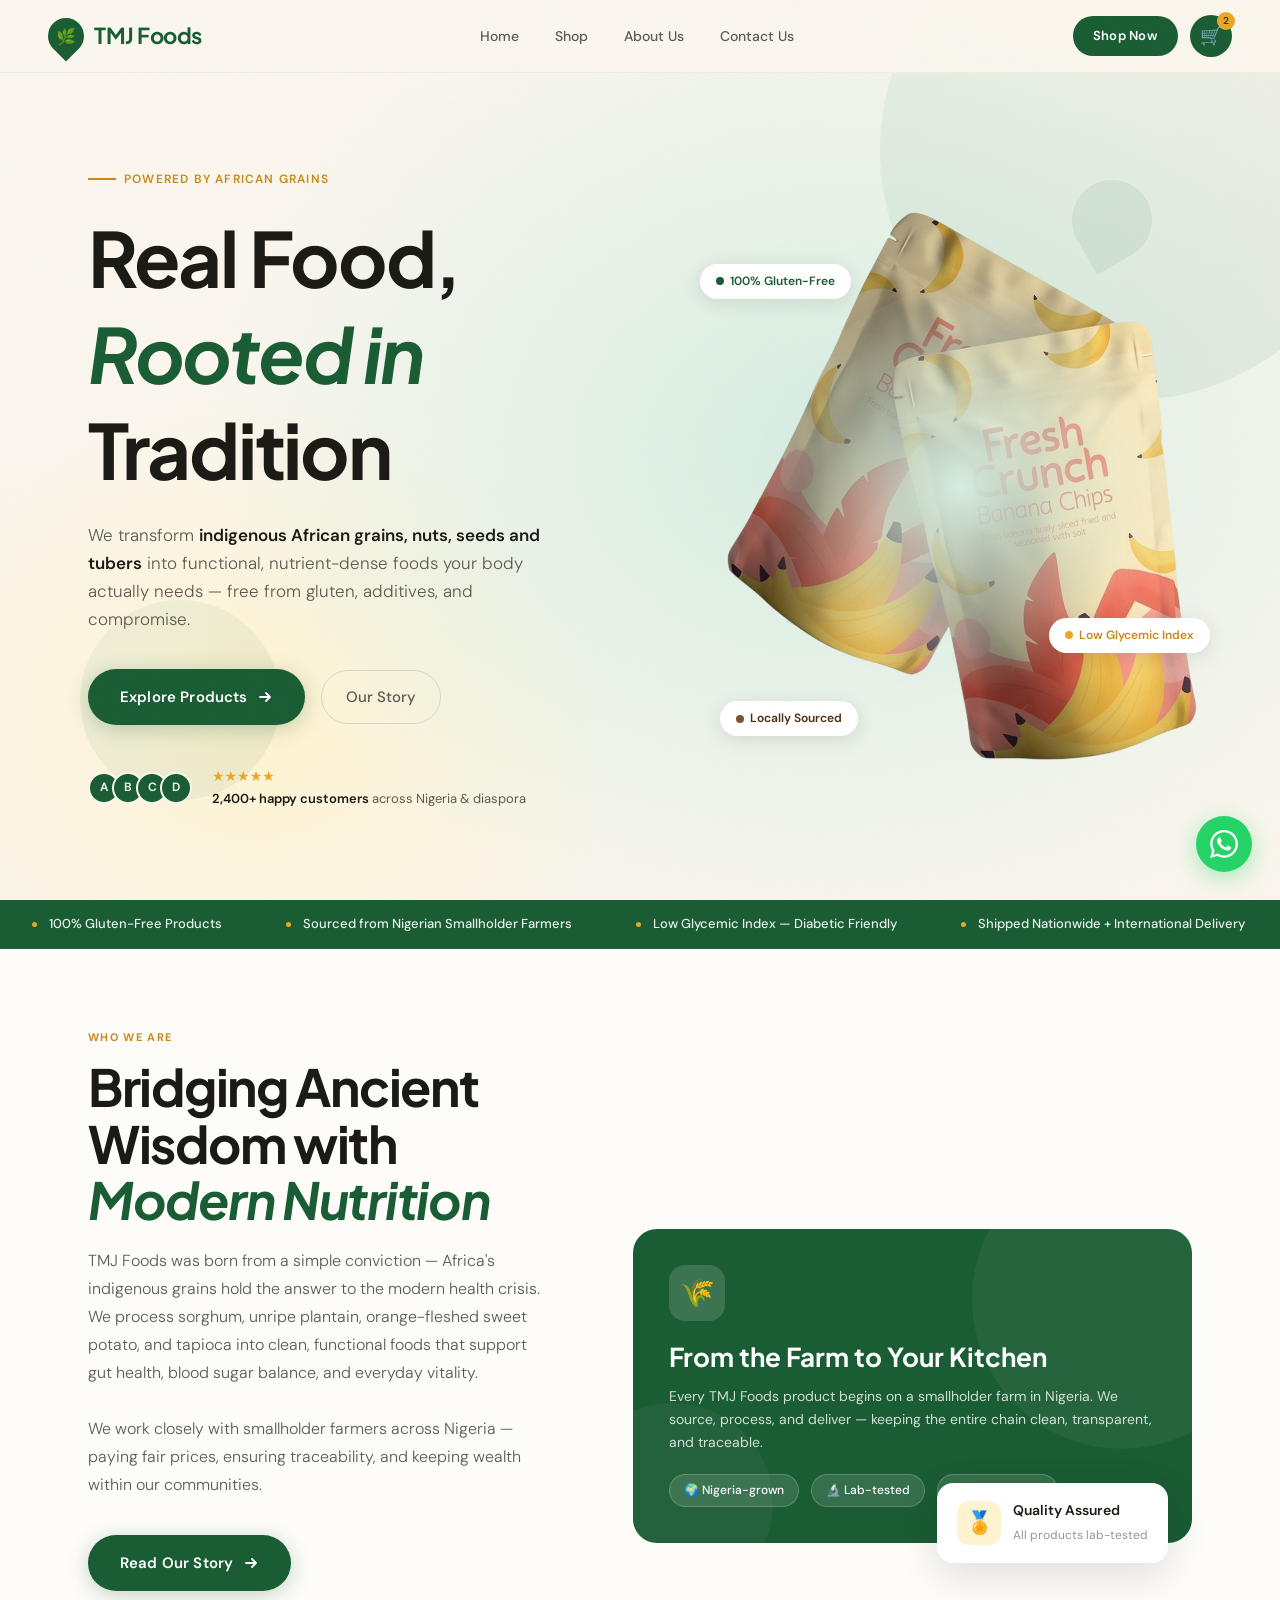
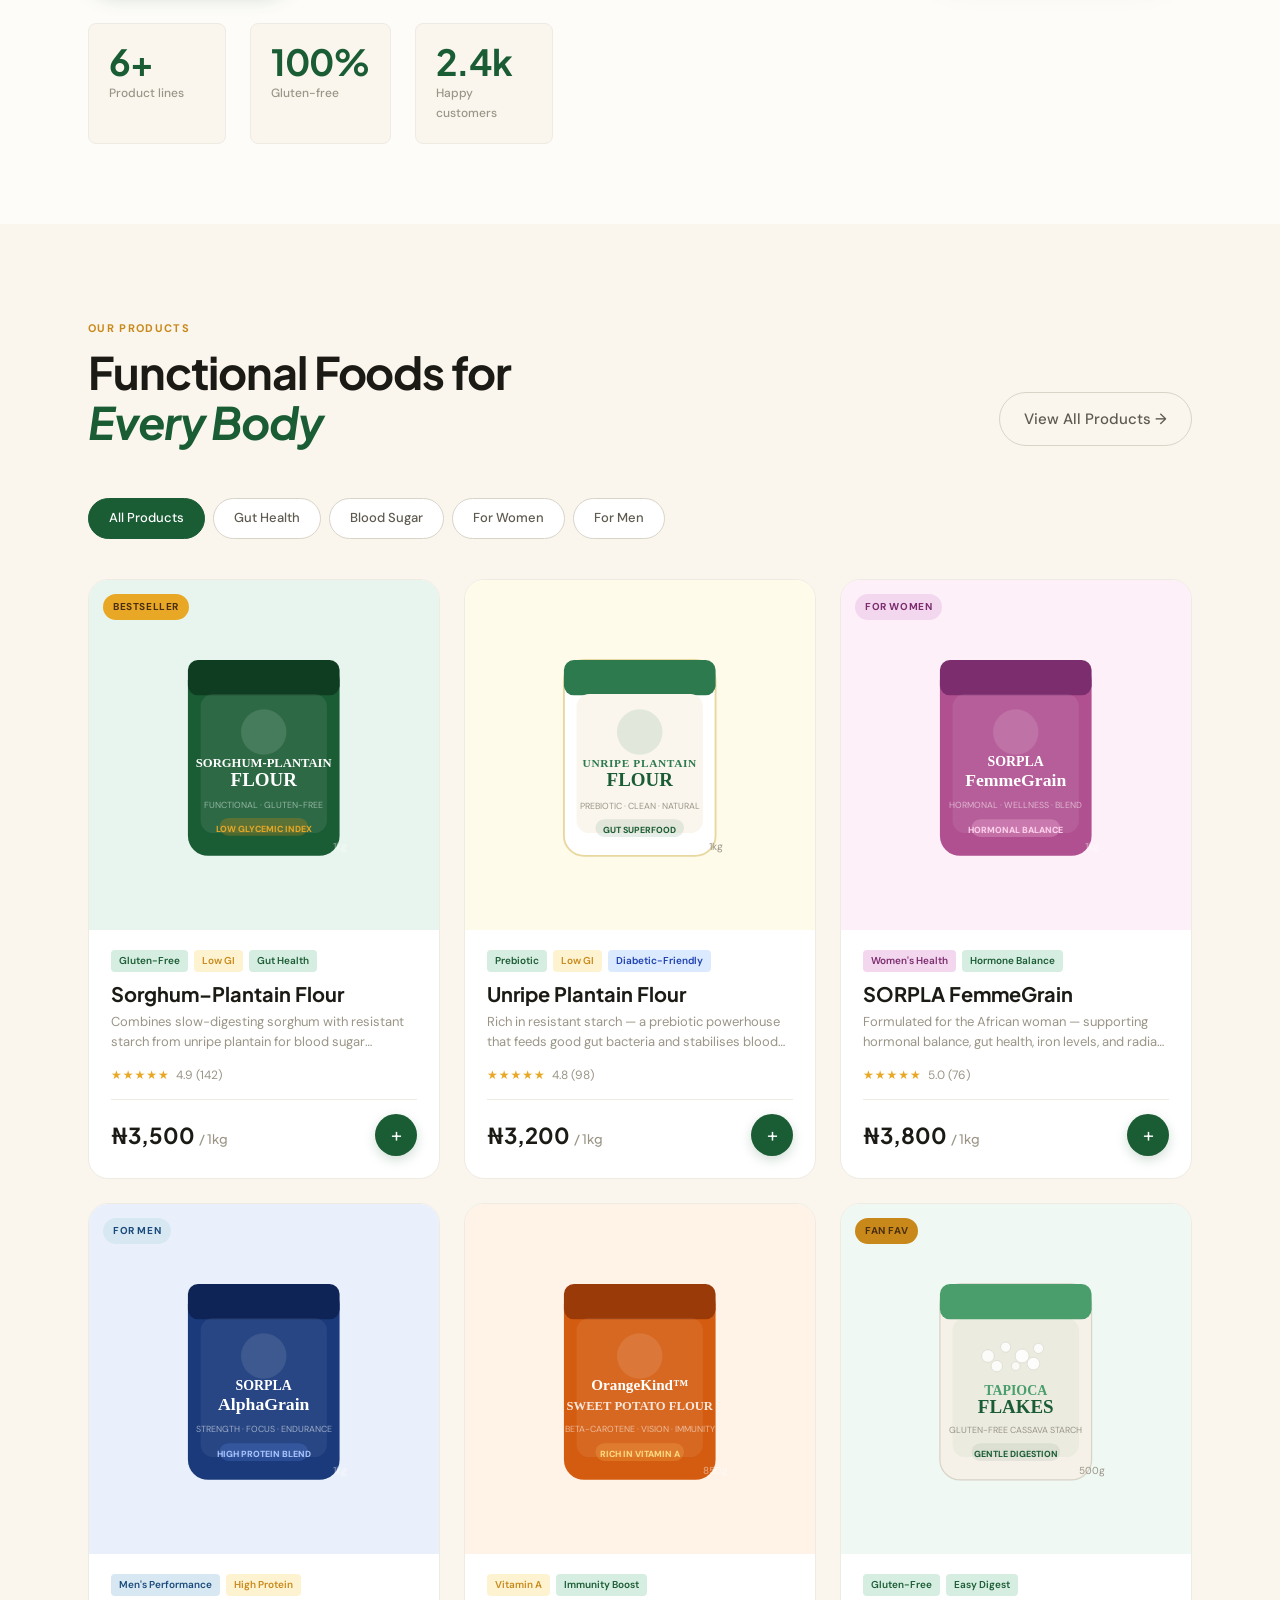
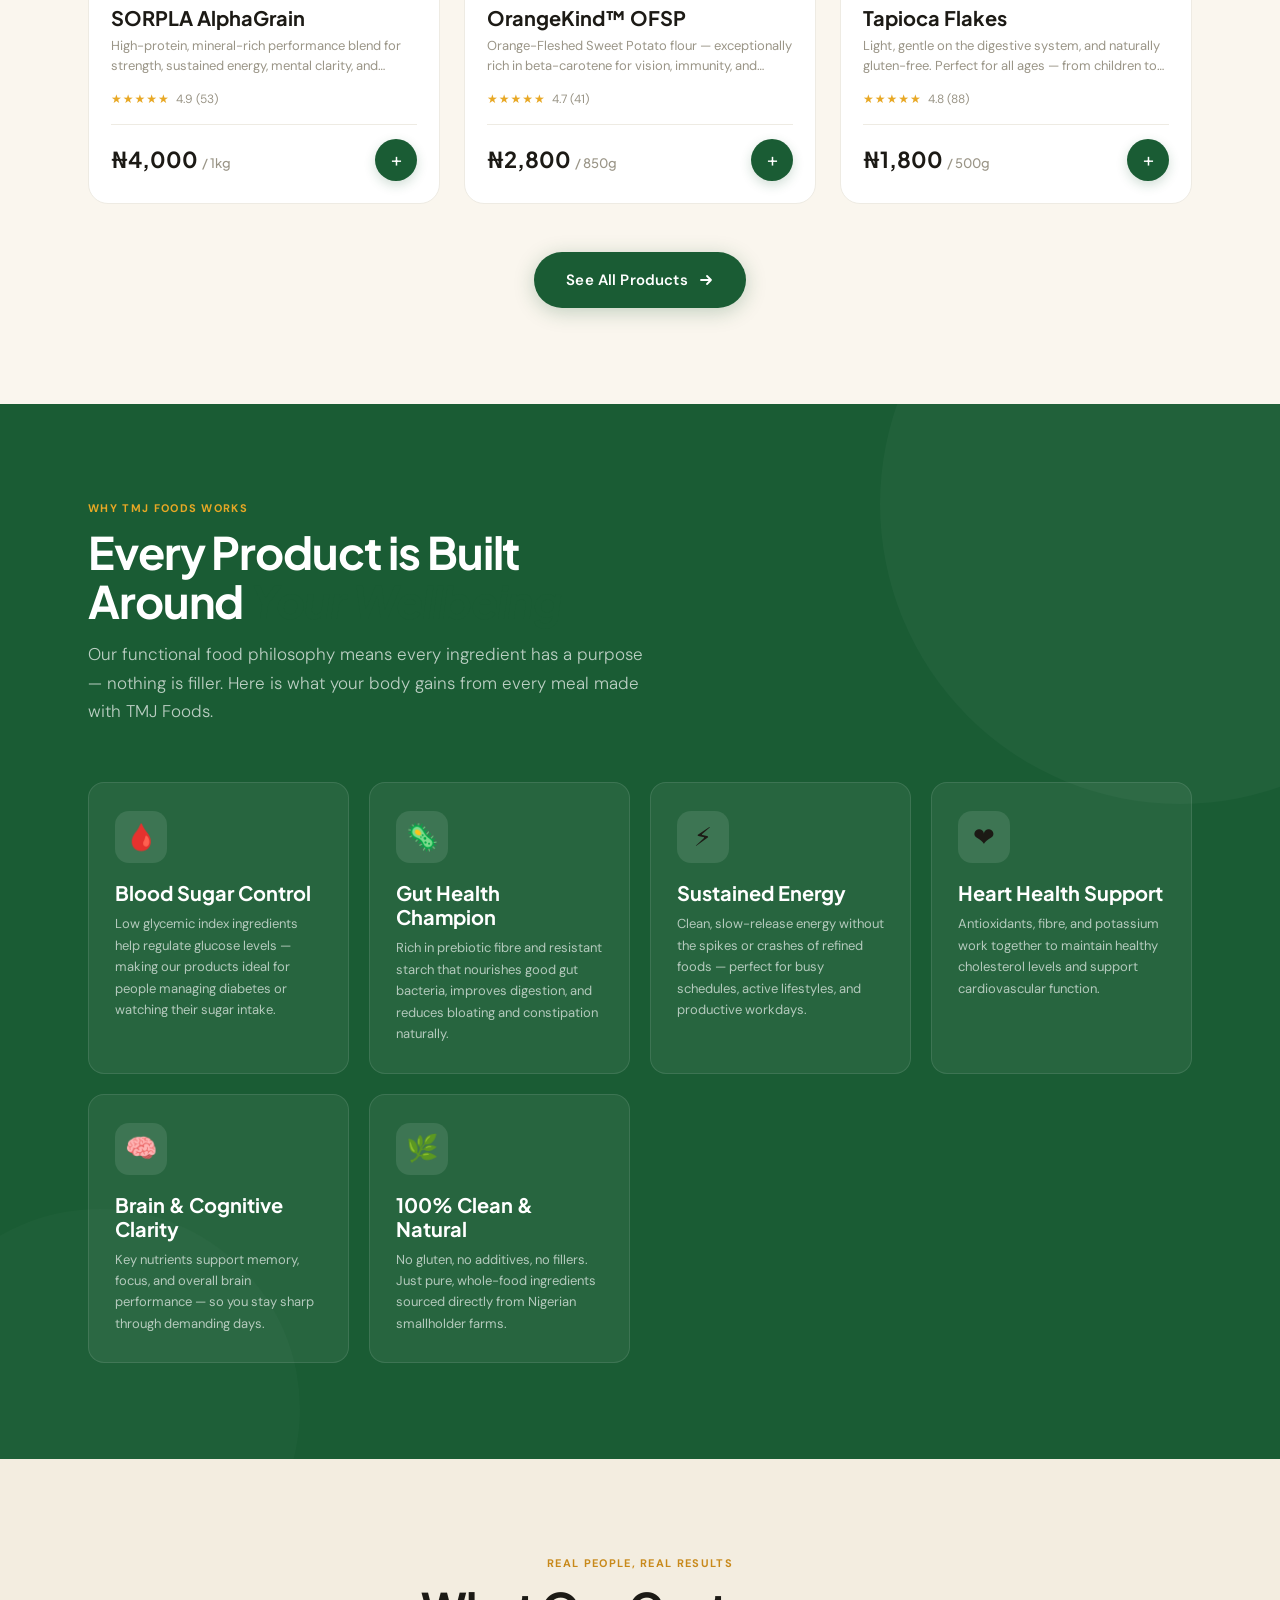
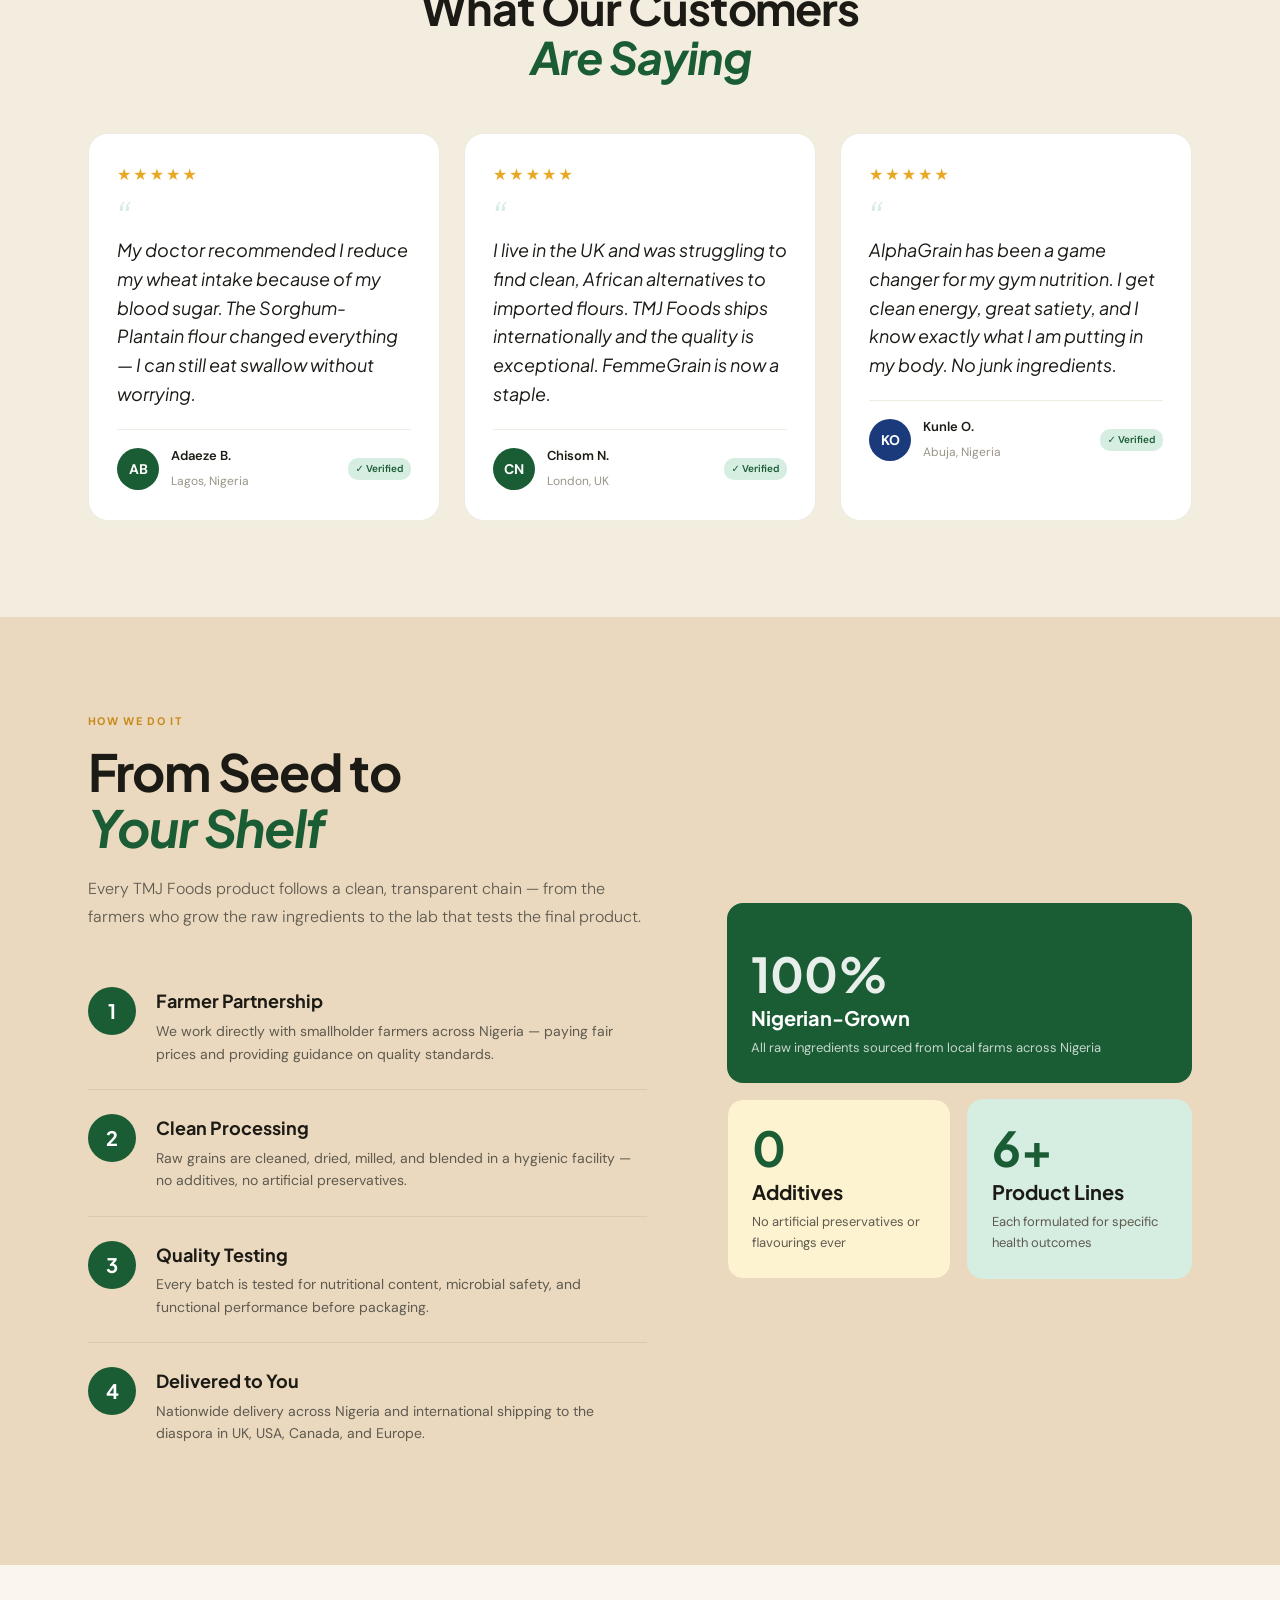
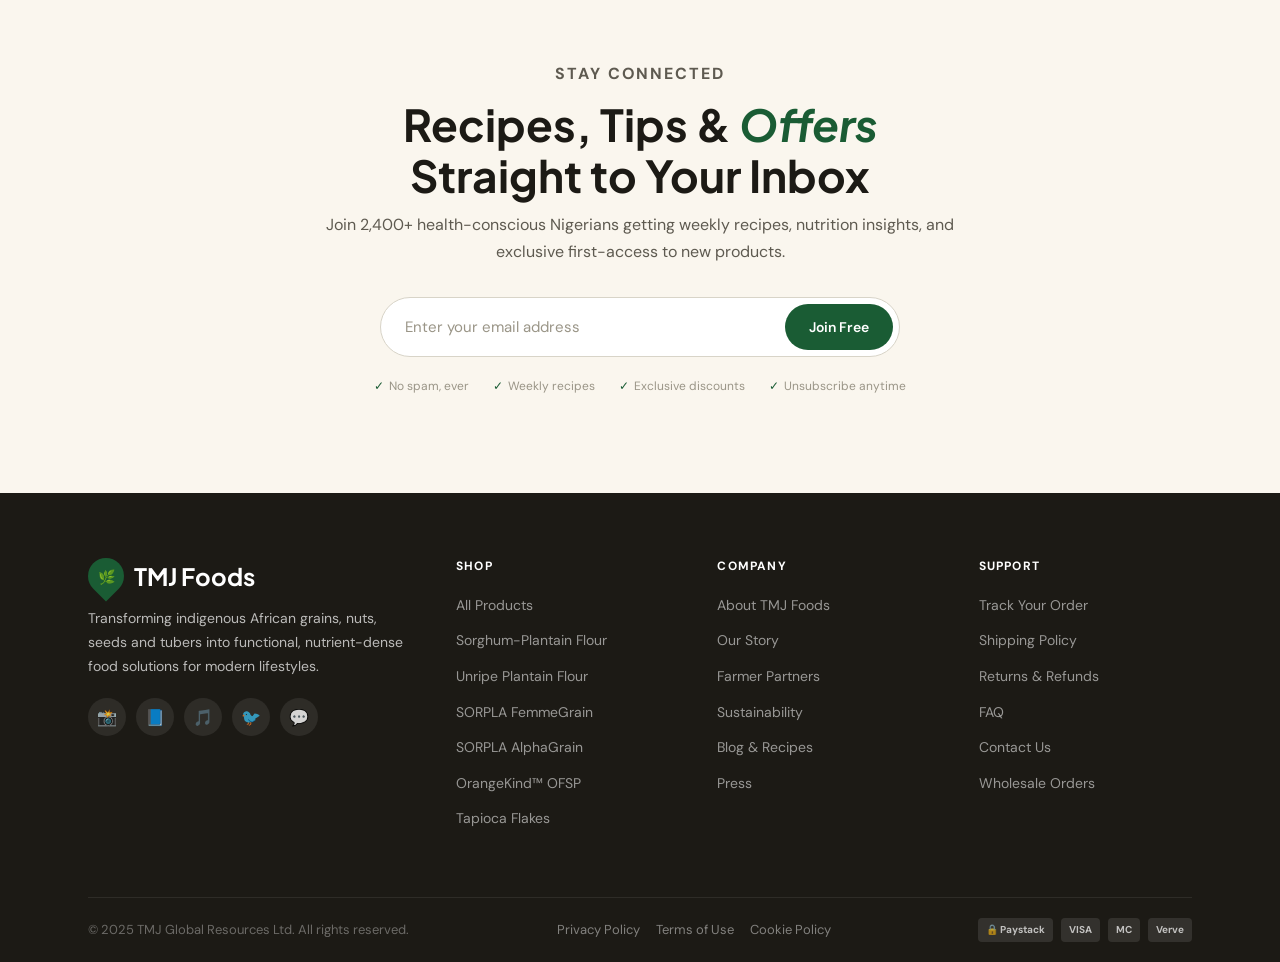
<file: tmj-foods-homepage.html>
<!DOCTYPE html>
<html lang="en">
<head>
<meta charset="UTF-8"/>
<meta name="viewport" content="width=device-width, initial-scale=1.0"/>
<title>TMJ Foods — Powered by Local Grains</title>
<meta name="description" content="TMJ Foods transforms indigenous African grains, nuts, seeds and tubers into functional, nutrient-dense food solutions. Shop Sorghum-Plantain Flour, Unripe Plantain Flour, SORPLA FemmeGrain and more."/>
<link rel="preconnect" href="https://fonts.googleapis.com"/>
<link rel="preconnect" href="https://fonts.gstatic.com" crossorigin/>
<link href="https://fonts.googleapis.com/css2?family=Plus+Jakarta+Sans:wght@400;500;600;700;800&family=DM+Sans:wght@300;400;500;600&display=swap" rel="stylesheet"/>
<style>
/* =============================================
   RESET & ROOT TOKENS
   ============================================= */
*,*::before,*::after{box-sizing:border-box;margin:0;padding:0}
html{scroll-behavior:smooth;font-size:16px}
img{display:block;max-width:100%}
a{text-decoration:none;color:inherit}
button{cursor:pointer;border:none;background:none;font:inherit}
ul{list-style:none}

:root{
  /* Brand Palette */
  --forest:   #1A5C34;
  --leaf:     #2D7A4F;
  --moss:     #4A9E6B;
  --mint:     #D6EDE1;
  --cream:    #FAF6EE;
  --warm-off: #F3EDE0;
  --gold:     #C8891A;
  --amber:    #E8A825;
  --amber-lt: #FEF3D0;
  --bark:     #4A2E12;
  --earth:    #7A5230;
  --sand:     #EAD9BE;

  /* Neutrals */
  --white:    #FFFFFF;
  --near-wht: #FDFCF9;
  --gray-50:  #F7F5F0;
  --gray-100: #EEEBE3;
  --gray-200: #D8D4C8;
  --gray-400: #9A9587;
  --gray-600: #5E5A50;
  --gray-900: #1C1A15;

  /* Typography */
  --font-heading:   'Plus Jakarta Sans', system-ui, sans-serif;
  --font-display: 'Playfair Display', Georgia, serif;
  --font-body:    'DM Sans', system-ui, sans-serif;

  /* Layout */
  --max-w: 1200px;
  --gutter: clamp(16px, 4vw, 48px);
  --radius: 16px;
  --radius-sm: 8px;

  /* Shadows */
  --shadow-sm: 0 2px 8px rgba(26,92,52,0.08);
  --shadow-md: 0 8px 32px rgba(26,92,52,0.12);
  --shadow-lg: 0 20px 60px rgba(26,92,52,0.16);
}

body{
  font-family: var(--font-body);
  background: var(--cream);
  color: var(--gray-900);
  line-height: 1.6;
  overflow-x: hidden;
}

/* Noise texture overlay */
body::before{
  content:'';
  position:fixed;
  inset:0;
  background-image: url("data:image/svg+xml,%3Csvg viewBox='0 0 256 256' xmlns='http://www.w3.org/2000/svg'%3E%3Cfilter id='noise'%3E%3CfeTurbulence type='fractalNoise' baseFrequency='0.9' numOctaves='4' stitchTiles='stitch'/%3E%3C/filter%3E%3Crect width='100%25' height='100%25' filter='url(%23noise)' opacity='0.035'/%3E%3C/svg%3E");
  pointer-events:none;
  z-index:9999;
  opacity:.4;
}

/* =============================================
   KEYFRAME ANIMATIONS
   ============================================= */
@keyframes fadeUp{
  from{opacity:0;transform:translateY(28px)}
  to{opacity:1;transform:translateY(0)}
}
@keyframes fadeIn{
  from{opacity:0}to{opacity:1}
}
@keyframes float{
  0%,100%{transform:translateY(0)}
  50%{transform:translateY(-10px)}
}
@keyframes shimmer{
  0%{background-position:200% center}
  100%{background-position:-200% center}
}
@keyframes spin{
  from{transform:rotate(0deg)}
  to{transform:rotate(360deg)}
}
@keyframes marquee{
  from{transform:translateX(0)}
  to{transform:translateX(-50%)}
}
@keyframes leafDrop{
  0%{transform:translateY(-20px) rotate(-15deg);opacity:0}
  100%{transform:translateY(0) rotate(0deg);opacity:1}
}
@keyframes pulse{
  0%,100%{opacity:.6;transform:scale(1)}
  50%{opacity:1;transform:scale(1.05)}
}

/* =============================================
   UTILITY
   ============================================= */
.container{width:100%;max-width:var(--max-w);margin-inline:auto;padding-inline:var(--gutter)}
.sr-only{position:absolute;width:1px;height:1px;overflow:hidden;clip:rect(0,0,0,0)}

.animate-up{animation:fadeUp .7s ease both}
.d1{animation-delay:.1s}
.d2{animation-delay:.2s}
.d3{animation-delay:.3s}
.d4{animation-delay:.4s}
.d5{animation-delay:.5s}
.d6{animation-delay:.6s}

/* =============================================
   NAV
   ============================================= */
.nav{
  position:fixed;top:0;left:0;right:0;z-index:100;
  padding:0 var(--gutter);
  background:rgba(250,246,238,0.96);
  backdrop-filter:blur(12px);
  box-shadow:0 1px 0 var(--gray-100);
  transition:padding .3s;
}
.nav.scrolled{
  padding-top:0;
}
.nav-inner{
  display:flex;align-items:center;justify-content:space-between;
  max-width:var(--max-w);margin-inline:auto;
  height:72px;
}
.nav-logo{
  display:flex;align-items:center;gap:10px;
  font-family:var(--font-heading);
  font-size:22px;font-weight:700;
  color:var(--forest);
  letter-spacing:-.02em;
}
.nav-logo .leaf-mark{
  width:36px;height:36px;
  background:var(--forest);
  border-radius:50% 50% 50% 0;
  transform:rotate(-45deg);
  display:flex;align-items:center;justify-content:center;
  flex-shrink:0;
}
.nav-logo .leaf-mark span{
  transform:rotate(45deg);
  font-size:16px;
  color:#fff;
}
.nav-links{
  display:flex;align-items:center;gap:36px;
}
.nav-links a{
  font-size:14px;font-weight:500;
  color:var(--gray-600);
  transition:color .2s;
  position:relative;
}
.nav-links a::after{
  content:'';
  position:absolute;bottom:-4px;left:0;right:100%;
  height:1.5px;background:var(--forest);
  transition:right .25s ease;
}
.nav-links a:hover{color:var(--forest)}
.nav-links a:hover::after{right:0}
.nav-actions{display:flex;align-items:center;gap:12px}
.nav-cart{
  position:relative;
  width:42px;height:42px;
  border-radius:50%;
  background:var(--forest);
  display:flex;align-items:center;justify-content:center;
  color:#fff;font-size:18px;
  transition:transform .2s, box-shadow .2s;
}
.nav-cart:hover{transform:scale(1.07);box-shadow:var(--shadow-sm)}
.nav-cart-badge{
  position:absolute;top:-3px;right:-3px;
  width:18px;height:18px;
  background:var(--amber);
  border-radius:50%;
  font-size:10px;font-weight:600;
  color:var(--bark);
  display:flex;align-items:center;justify-content:center;
}
.nav-shop-btn{
  padding:10px 20px;
  background:var(--forest);
  color:#fff;
  border-radius:40px;
  font-size:13px;font-weight:600;
  letter-spacing:.02em;
  transition:background .2s, transform .15s, box-shadow .2s;
}
.nav-shop-btn:hover{background:var(--leaf);transform:translateY(-1px);box-shadow:var(--shadow-sm)}
.hamburger{display:none;flex-direction:column;gap:5px;padding:8px;cursor:pointer}
.hamburger span{display:block;width:22px;height:2px;background:var(--gray-900);border-radius:2px;transition:.3s}

/* Mobile Nav */
.mobile-nav{
  display:none;
  position:fixed;inset:0;z-index:99;
  background:var(--cream);
  padding:100px 32px 40px;
  flex-direction:column;gap:8px;
  transform:translateX(-100%);
  transition:transform .35s cubic-bezier(.4,0,.2,1);
}
.mobile-nav.open{transform:translateX(0)}
.mobile-nav a{
  font-family:var(--font-heading);
  font-size:32px;font-weight:600;
  color:var(--gray-900);
  padding:10px 0;
  border-bottom:1px solid var(--gray-100);
  display:block;
}

/* =============================================
   HERO
   ============================================= */
.hero{
  position:relative;
  min-height:100vh;
  display:grid;
  grid-template-columns:1fr 1fr;
  align-items:center;
  overflow:hidden;
  padding-top:72px;
}
.hero-bg{
  position:absolute;inset:0;
  background: radial-gradient(ellipse 70% 80% at 65% 50%, var(--mint) 0%, transparent 70%),
              radial-gradient(ellipse 50% 60% at 20% 80%, var(--amber-lt) 0%, transparent 60%),
              var(--cream);
}

/* Decorative grain circles */
.hero-orb{
  position:absolute;border-radius:50%;
  background:radial-gradient(circle at 30% 30%, var(--moss), var(--forest));
  opacity:.07;
  animation:float 8s ease-in-out infinite;
}
.hero-orb-1{width:500px;height:500px;top:-100px;right:-100px;animation-delay:0s}
.hero-orb-2{width:200px;height:200px;bottom:100px;left:80px;animation-delay:3s}

/* Floating leaf badges */
.hero-leaf{
  position:absolute;
  background:var(--forest);
  border-radius:50% 50% 50% 0;
  opacity:.08;
  animation:float 6s ease-in-out infinite;
}
.hero-leaf-1{width:80px;height:80px;top:20%;right:10%;transform:rotate(-30deg);animation-delay:1s}
.hero-leaf-2{width:40px;height:40px;bottom:30%;right:35%;transform:rotate(20deg);animation-delay:4s}

.hero-left{
  position:relative;z-index:2;
  padding:80px var(--gutter) 80px calc(var(--gutter) + max(0px, (100vw - var(--max-w))/2));
}
.hero-eyebrow{
  display:inline-flex;align-items:center;gap:8px;
  font-size:12px;font-weight:600;
  letter-spacing:.1em;text-transform:uppercase;
  color:var(--gold);
  margin-bottom:20px;
  animation:fadeUp .6s ease both;
}
.hero-eyebrow::before{
  content:'';
  width:28px;height:1.5px;
  background:var(--gold);
}
.hero-h1{
  font-family:var(--font-heading);
  font-size:clamp(44px,6vw,76px);
  font-weight:700;
  line-height:normal;
  letter-spacing:-.03em;
  color:var(--gray-900);
  margin-bottom:24px;
  animation:fadeUp .7s ease .1s both;
}
.hero-h1 em{
  font-style:italic;
  color:var(--forest);
}
.hero-h1 .strike{
  position:relative;display:inline-block;
}
.hero-sub{
  font-size:17px;font-weight:300;
  color:var(--gray-600);
  line-height:1.65;
  max-width:460px;
  margin-bottom:36px;
  animation:fadeUp .7s ease .2s both;
}
.hero-sub strong{font-weight:600;color:var(--gray-900)}

.hero-cta{
  display:flex;align-items:center;gap:16px;flex-wrap:wrap;
  animation:fadeUp .7s ease .3s both;
}
.btn-primary{
  display:inline-flex;align-items:center;gap:10px;
  padding:16px 32px;
  background:var(--forest);
  color:#fff;
  border-radius:50px;
  font-size:15px;font-weight:600;
  letter-spacing:.01em;
  transition:transform .2s, box-shadow .2s, background .2s;
  box-shadow:0 4px 20px rgba(26,92,52,.25);
}
.btn-primary:hover{
  transform:translateY(-2px);
  box-shadow:0 8px 32px rgba(26,92,52,.35);
  background:var(--leaf);
}
.btn-primary svg{transition:transform .2s}
.btn-primary:hover svg{transform:translateX(4px)}
.btn-ghost{
  display:inline-flex;align-items:center;gap:8px;
  padding:14px 24px;
  color:var(--gray-600);
  font-size:15px;font-weight:500;
  border:1.5px solid var(--gray-200);
  border-radius:50px;
  transition:border-color .2s, color .2s, transform .2s;
}
.btn-ghost:hover{
  border-color:var(--forest);
  color:var(--forest);
  transform:translateY(-1px);
}

.hero-trust{
  display:flex;align-items:center;gap:20px;
  margin-top:40px;
  animation:fadeUp .7s ease .4s both;
}
.hero-trust-avatars{
  display:flex;
}
.hero-trust-avatars span{
  width:32px;height:32px;
  border-radius:50%;
  border:2px solid var(--cream);
  background:var(--forest);
  display:flex;align-items:center;justify-content:center;
  font-size:12px;font-weight:600;color:#fff;
  margin-left:-8px;
}
.hero-trust-avatars span:first-child{margin-left:0}
.hero-trust-text{
  font-size:13px;
  color:var(--gray-600);
}
.hero-trust-text strong{color:var(--gray-900);font-weight:600}
.hero-stars{color:var(--amber);font-size:14px;margin-bottom:2px}

/* Hero Right — Product Visual */
.hero-right{
  position:relative;z-index:2;
  padding:80px var(--gutter);
  display:flex;align-items:center;justify-content:center;
}
.hero-product-stage{
  position:relative;
  width:480px;max-width:100%;
  animation:fadeIn .9s ease .2s both;
}
.hero-product-blob{
  position:absolute;
  width:420px;height:420px;
  background:radial-gradient(circle, var(--mint) 0%, transparent 70%);
  top:50%;left:50%;
  transform:translate(-50%,-50%);
  border-radius:63% 37% 54% 46% / 55% 48% 52% 45%;
  animation:float 10s ease-in-out infinite;
}
.hero-product-main{
  position:relative;z-index:1;
  width:320px;margin:0 auto;
  animation:float 8s ease-in-out infinite;
  filter:drop-shadow(0 24px 40px rgba(26,92,52,.2));
}
/* Floating tags */
.hero-tag{
  position:absolute;
  background:#fff;
  border-radius:40px;
  padding:8px 16px;
  box-shadow:0 4px 20px rgba(0,0,0,.1);
  font-size:12px;font-weight:600;
  display:flex;align-items:center;gap:6px;
  white-space:nowrap;
  z-index:2;
  animation:float 6s ease-in-out infinite;
}
.hero-tag-1{top:10%;left:-20px;animation-delay:0s;color:var(--forest)}
.hero-tag-1 .dot{width:8px;height:8px;border-radius:50%;background:var(--forest)}
.hero-tag-2{bottom:20%;right:-10px;animation-delay:2s;color:var(--gold)}
.hero-tag-2 .dot{width:8px;height:8px;border-radius:50%;background:var(--amber)}
.hero-tag-3{bottom:5%;left:0;animation-delay:4s;color:var(--bark)}
.hero-tag-3 .dot{width:8px;height:8px;border-radius:50%;background:var(--earth)}

/* Product image */
.hero-pack{
  width:100%;max-width:480px;margin:0 auto;
  display:block;
}

/* =============================================
   TICKER / MARQUEE
   ============================================= */
.ticker{
  background:var(--forest);
  overflow:hidden;
  padding:14px 0;
}
.ticker-track{
  display:flex;
  width:max-content;
  animation:marquee 28s linear infinite;
}
.ticker-item{
  display:flex;align-items:center;gap:12px;
  padding:0 32px;
  font-size:13px;font-weight:500;
  color:rgba(255,255,255,.9);
  white-space:nowrap;
}
.ticker-sep{
  width:5px;height:5px;
  border-radius:50%;
  background:var(--amber);
  flex-shrink:0;
}

/* =============================================
   ABOUT STRIP
   ============================================= */
.about-strip{
  padding:80px 0;
  background:var(--near-wht);
}
.about-inner{
  display:grid;
  grid-template-columns:1fr 1.2fr;
  gap:80px;
  align-items:center;
}
.about-label{
  font-size:11px;font-weight:700;
  letter-spacing:.12em;text-transform:uppercase;
  color:var(--gold);margin-bottom:12px;
}
.about-h2{
  font-family:var(--font-heading);
  font-size:clamp(32px,4vw,52px);
  font-weight:700;
  line-height:1.1;
  letter-spacing:-.025em;
  color:var(--gray-900);
  margin-bottom:20px;
}
.about-h2 em{font-style:italic;color:var(--forest)}
.about-body{
  font-size:16px;font-weight:300;
  color:var(--gray-600);
  line-height:1.75;
  margin-bottom:28px;
}
.about-stats{
  display:grid;grid-template-columns:repeat(3,1fr);
  gap:24px;margin-top:32px;
}
.stat-item{
  padding:20px;
  background:var(--cream);
  border-radius:var(--radius-sm);
  border:1px solid var(--gray-100);
}
.stat-num{
  font-family:var(--font-heading);
  font-size:36px;font-weight:700;
  color:var(--forest);
  letter-spacing:-.03em;
  line-height:1;
  margin-bottom:4px;
}
.stat-label{font-size:12px;color:var(--gray-400);font-weight:500}

/* About Illustration */
.about-visual{position:relative}
.about-card-main{
  background:var(--forest);
  border-radius:24px;
  padding:36px;
  color:#fff;
  position:relative;
  overflow:hidden;
}
.about-card-main::before{
  content:'';
  position:absolute;
  width:300px;height:300px;
  border-radius:50%;
  background:rgba(255,255,255,.05);
  top:-80px;right:-80px;
}
.about-card-main::after{
  content:'';
  position:absolute;
  width:200px;height:200px;
  border-radius:50%;
  background:rgba(255,255,255,.04);
  bottom:-60px;left:-60px;
}
.about-card-icon{
  width:56px;height:56px;
  background:rgba(255,255,255,.15);
  border-radius:16px;
  display:flex;align-items:center;justify-content:center;
  font-size:28px;margin-bottom:20px;
}
.about-card-main h3{
  font-family:var(--font-heading);
  font-size:26px;font-weight:700;
  margin-bottom:12px;line-height:1.2;
}
.about-card-main p{font-size:14px;opacity:.8;line-height:1.65}
.about-card-pill{
  display:inline-flex;align-items:center;gap:6px;
  background:rgba(255,255,255,.12);
  border:1px solid rgba(255,255,255,.2);
  border-radius:20px;
  padding:6px 14px;
  font-size:12px;font-weight:500;
  margin-top:20px;margin-right:8px;
}
.about-floating-badge{
  position:absolute;
  bottom:-20px;right:24px;
  background:#fff;
  border-radius:16px;
  padding:16px 20px;
  box-shadow:0 12px 40px rgba(0,0,0,.12);
  display:flex;align-items:center;gap:12px;
  z-index:2;
}
.about-floating-badge .icon{
  width:44px;height:44px;
  background:var(--amber-lt);
  border-radius:12px;
  display:flex;align-items:center;justify-content:center;
  font-size:22px;
}
.about-floating-badge .text strong{
  display:block;font-size:14px;font-weight:600;color:var(--gray-900)
}
.about-floating-badge .text span{font-size:12px;color:var(--gray-400)}

/* =============================================
   PRODUCTS SECTION
   ============================================= */
.products{
  padding:96px 0;
  background:var(--cream);
}
.section-header{
  display:flex;align-items:flex-end;justify-content:space-between;
  margin-bottom:52px;gap:24px;flex-wrap:wrap;
}
.section-label{
  font-size:11px;font-weight:700;
  letter-spacing:.12em;text-transform:uppercase;
  color:var(--gold);margin-bottom:10px;
}
.section-h2{
  font-family:var(--font-heading);
  font-size:clamp(28px,3.5vw,48px);
  font-weight:700;
  line-height:1.1;
  letter-spacing:-.025em;
  color:var(--gray-900);
}
.section-h2 em{font-style:italic;color:var(--forest)}

/* Filter tabs */
.filter-tabs{
  display:flex;gap:8px;flex-wrap:wrap;
  margin-bottom:40px;
}
.filter-tab{
  padding:9px 20px;
  border-radius:40px;
  font-size:13px;font-weight:500;
  border:1.5px solid var(--gray-200);
  color:var(--gray-600);
  background:#fff;
  cursor:pointer;
  transition:all .2s;
}
.filter-tab:hover,.filter-tab.active{
  background:var(--forest);
  border-color:var(--forest);
  color:#fff;
}

/* Products Grid */
.products-grid{
  display:grid;
  grid-template-columns:repeat(auto-fill, minmax(280px, 1fr));
  gap:24px;
}

.product-card{
  background:#fff;
  border-radius:20px;
  overflow:hidden;
  border:1px solid var(--gray-100);
  transition:transform .25s, box-shadow .25s;
  cursor:pointer;
}
.product-card:hover{
  transform:translateY(-6px);
  box-shadow:var(--shadow-md);
}
.product-img{
  position:relative;
  aspect-ratio:1;
  background:var(--gray-50);
  overflow:hidden;
  display:flex;align-items:center;justify-content:center;
}
.product-img svg{
  width:65%;transition:transform .4s ease;
}
.product-card:hover .product-img svg{
  transform:scale(1.05);
}
.product-badge{
  position:absolute;top:14px;left:14px;
  font-size:10px;font-weight:700;
  letter-spacing:.06em;text-transform:uppercase;
  padding:5px 10px;border-radius:20px;
}
.badge-bestseller{background:var(--amber);color:var(--bark)}
.badge-new{background:var(--forest);color:#fff}
.badge-women{background:#F2D7EE;color:#7B2D6E}
.badge-men{background:#D7E8F2;color:#1A4A7B}

.product-body{padding:20px 22px 22px}
.product-tags{
  display:flex;gap:6px;flex-wrap:wrap;
  margin-bottom:10px;
}
.ptag{
  font-size:10px;font-weight:600;
  padding:3px 8px;border-radius:4px;
}
.ptag-green{background:var(--mint);color:var(--forest)}
.ptag-amber{background:var(--amber-lt);color:var(--gold)}
.ptag-blue{background:#dbeafe;color:#1e40af}

.product-name{
  font-family:var(--font-heading);
  font-size:20px;font-weight:700;
  color:var(--gray-900);
  line-height:1.2;
  margin-bottom:6px;
}
.product-desc{
  font-size:13px;color:var(--gray-400);
  line-height:1.55;
  margin-bottom:14px;
  display:-webkit-box;
  -webkit-line-clamp:2;
  -webkit-box-orient:vertical;
  overflow:hidden;
}
.product-rating{
  display:flex;align-items:center;gap:6px;
  margin-bottom:14px;
}
.stars{color:var(--amber);font-size:12px;letter-spacing:1px}
.rating-count{font-size:12px;color:var(--gray-400)}
.product-footer{
  display:flex;align-items:center;justify-content:space-between;
  padding-top:14px;
  border-top:1px solid var(--gray-100);
}
.product-price{
  font-family:var(--font-heading);
  font-size:22px;font-weight:700;
  color:var(--gray-900);
}
.product-price sub{
  font-size:13px;font-weight:500;
  color:var(--gray-400);
  vertical-align:baseline;
}
.add-to-cart{
  width:42px;height:42px;
  border-radius:50%;
  background:var(--forest);
  color:#fff;
  display:flex;align-items:center;justify-content:center;
  font-size:20px;
  transition:transform .2s, box-shadow .2s, background .2s;
  box-shadow:0 4px 12px rgba(26,92,52,.2);
}
.add-to-cart:hover{
  transform:scale(1.12);
  background:var(--leaf);
  box-shadow:0 6px 20px rgba(26,92,52,.3);
}

.see-all-row{text-align:center;margin-top:48px}

/* =============================================
   BENEFITS / HOW IT WORKS
   ============================================= */
.benefits{
  padding:96px 0;
  background:var(--forest);
  position:relative;
  overflow:hidden;
}
.benefits::before{
  content:'';
  position:absolute;
  width:600px;height:600px;
  border-radius:50%;
  background:rgba(255,255,255,.03);
  top:-200px;right:-200px;
}
.benefits::after{
  content:'';
  position:absolute;
  width:400px;height:400px;
  border-radius:50%;
  background:rgba(255,255,255,.02);
  bottom:-150px;left:-100px;
}
.benefits .section-h2{color:#fff}
.benefits .section-label{color:var(--amber)}
.benefits-intro{
  font-size:17px;font-weight:300;
  color:rgba(255,255,255,.7);
  max-width:560px;
  line-height:1.7;
  margin-top:14px;
}
.benefits-grid{
  display:grid;
  grid-template-columns:repeat(auto-fill,minmax(240px,1fr));
  gap:20px;
  margin-top:56px;
}
.benefit-card{
  background:rgba(255,255,255,.06);
  border:1px solid rgba(255,255,255,.1);
  border-radius:var(--radius);
  padding:28px 26px;
  transition:background .25s, transform .25s;
}
.benefit-card:hover{
  background:rgba(255,255,255,.1);
  transform:translateY(-4px);
}
.benefit-icon{
  width:52px;height:52px;
  background:rgba(255,255,255,.1);
  border-radius:14px;
  display:flex;align-items:center;justify-content:center;
  font-size:26px;
  margin-bottom:18px;
}
.benefit-card h3{
  font-family:var(--font-heading);
  font-size:20px;font-weight:700;
  color:#fff;margin-bottom:8px;
  line-height:1.2;
}
.benefit-card p{
  font-size:13px;
  color:rgba(255,255,255,.65);
  line-height:1.65;
}

/* =============================================
   TESTIMONIALS
   ============================================= */
.testimonials{
  padding:96px 0;
  background:var(--warm-off);
}
.testimonials-grid{
  display:grid;
  grid-template-columns:repeat(auto-fill,minmax(300px,1fr));
  gap:24px;
  margin-top:52px;
}
.testimonial-card{
  background:#fff;
  border-radius:20px;
  padding:28px;
  border:1px solid var(--gray-100);
  transition:transform .25s, box-shadow .25s;
}
.testimonial-card:hover{
  transform:translateY(-4px);
  box-shadow:var(--shadow-sm);
}
.testimonial-stars{color:var(--amber);font-size:16px;margin-bottom:12px;letter-spacing:2px}
.testimonial-text{
  font-family:var(--font-heading);
  font-size:18px;
  font-style:italic;
  line-height:1.6;
  color:var(--gray-900);
  margin-bottom:20px;
}
.testimonial-text::before{
  content:'\201C';
  font-size:40px;
  color:var(--mint);
  display:block;
  line-height:.8;
  margin-bottom:4px;
}
.testimonial-author{
  display:flex;align-items:center;gap:12px;
  padding-top:16px;
  border-top:1px solid var(--gray-100);
}
.author-avatar{
  width:42px;height:42px;
  border-radius:50%;
  background:var(--forest);
  display:flex;align-items:center;justify-content:center;
  font-size:14px;font-weight:700;color:#fff;
  flex-shrink:0;
}
.author-info strong{display:block;font-size:13px;font-weight:600;color:var(--gray-900)}
.author-info span{font-size:12px;color:var(--gray-400)}
.verified-badge{
  margin-left:auto;
  font-size:10px;font-weight:600;
  color:var(--forest);
  background:var(--mint);
  padding:3px 8px;border-radius:10px;
}

/* =============================================
   SOURCING / STORY STRIP
   ============================================= */
.sourcing{
  padding:96px 0;
  background:var(--sand);
  position:relative;overflow:hidden;
}
.sourcing-inner{
  display:grid;
  grid-template-columns:1.2fr 1fr;
  gap:80px;
  align-items:center;
}
.sourcing-steps{
  display:flex;flex-direction:column;gap:0;
  margin-top:32px;
}
.step-item{
  display:flex;gap:20px;
  padding:24px 0;
  border-bottom:1px solid rgba(0,0,0,.07);
}
.step-item:last-child{border-bottom:none}
.step-num{
  width:48px;height:48px;
  border-radius:50%;
  background:var(--forest);
  color:#fff;
  font-family:var(--font-heading);
  font-size:20px;font-weight:700;
  display:flex;align-items:center;justify-content:center;
  flex-shrink:0;
}
.step-content h4{
  font-family:var(--font-heading);
  font-size:18px;font-weight:700;
  color:var(--gray-900);
  margin-bottom:4px;
}
.step-content p{font-size:14px;color:var(--gray-600);line-height:1.6}

.sourcing-visual{
  display:grid;grid-template-columns:1fr 1fr;gap:16px;
}
.sourcing-card{
  border-radius:16px;
  padding:24px;
  display:flex;flex-direction:column;
  justify-content:flex-end;
  min-height:180px;
  position:relative;overflow:hidden;
}
.sourcing-card-1{background:var(--forest);grid-column:1/-1}
.sourcing-card-2{background:var(--amber-lt);border:1px solid var(--sand)}
.sourcing-card-3{background:var(--mint);border:1px solid var(--mint)}
.sourcing-card h4{
  font-family:var(--font-heading);
  font-size:20px;font-weight:700;
  color:#fff;margin-bottom:4px;
}
.sourcing-card p{font-size:13px;color:rgba(255,255,255,.75)}
.sourcing-card-2 h4,.sourcing-card-3 h4{color:var(--gray-900)}
.sourcing-card-2 p,.sourcing-card-3 p{color:var(--gray-600)}
.sourcing-card .big-num{
  font-family:var(--font-heading);
  font-size:48px;font-weight:700;
  line-height:1;
  margin-bottom:4px;
}
.sourcing-card-1 .big-num{color:rgba(255,255,255,.9)}
.sourcing-card-2 .big-num{color:var(--forest)}
.sourcing-card-3 .big-num{color:var(--forest)}

/* =============================================
   NEWSLETTER
   ============================================= */
.newsletter{
  padding:96px 0;
  background:var(--cream);
}
.newsletter-box{
  max-width:680px;margin:0 auto;text-align:center;
}
.newsletter-box h2{
  font-family:var(--font-heading);
  font-size:clamp(28px,3.5vw,44px);
  font-weight:700;
  line-height:1.15;
  color:var(--gray-900);
  margin-bottom:12px;
}
.newsletter-box h2 em{color:var(--forest);font-style:italic}
.newsletter-box p{
  font-size:16px;color:var(--gray-600);
  line-height:1.65;margin-bottom:32px;
}
.newsletter-form{
  display:flex;gap:12px;
  background:#fff;
  border:1.5px solid var(--gray-200);
  border-radius:50px;
  padding:6px 6px 6px 24px;
  max-width:520px;margin:0 auto;
  transition:border-color .2s, box-shadow .2s;
}
.newsletter-form:focus-within{
  border-color:var(--forest);
  box-shadow:0 0 0 4px rgba(26,92,52,.08);
}
.newsletter-form input{
  flex:1;border:none;outline:none;
  font-family:var(--font-body);
  font-size:15px;color:var(--gray-900);
  background:transparent;
  min-width:0;
}
.newsletter-form input::placeholder{color:var(--gray-400)}
.newsletter-form button{
  padding:12px 24px;
  background:var(--forest);color:#fff;
  border-radius:40px;
  font-size:14px;font-weight:600;
  white-space:nowrap;
  transition:background .2s;
}
.newsletter-form button:hover{background:var(--leaf)}
.newsletter-perks{
  display:flex;align-items:center;justify-content:center;
  gap:24px;flex-wrap:wrap;
  margin-top:20px;
}
.newsletter-perk{
  font-size:12px;color:var(--gray-400);
  display:flex;align-items:center;gap:5px;
}
.newsletter-perk::before{
  content:'✓';
  color:var(--forest);
  font-weight:700;
}

/* =============================================
   FOOTER
   ============================================= */
.footer{
  background:var(--gray-900);
  color:rgba(255,255,255,.7);
  padding:64px 0 0;
}
.footer-grid{
  display:grid;
  grid-template-columns:1.5fr 1fr 1fr 1fr;
  gap:48px;
  padding-bottom:56px;
  border-bottom:1px solid rgba(255,255,255,.08);
}
.footer-brand .logo{
  font-family:var(--font-heading);
  font-size:24px;font-weight:700;
  color:#fff;margin-bottom:12px;
  display:flex;align-items:center;gap:10px;
}
.footer-brand .logo .mark{
  width:36px;height:36px;
  background:var(--forest);
  border-radius:50% 50% 50% 0;
  transform:rotate(-45deg);
  display:flex;align-items:center;justify-content:center;
  flex-shrink:0;
}
.footer-brand .logo .mark span{transform:rotate(45deg);display:block;font-size:14px}
.footer-brand p{font-size:14px;line-height:1.7;margin-bottom:20px}
.footer-social{display:flex;gap:10px}
.social-btn{
  width:38px;height:38px;
  border-radius:50%;
  background:rgba(255,255,255,.08);
  display:flex;align-items:center;justify-content:center;
  font-size:16px;
  transition:background .2s, transform .2s;
  color:rgba(255,255,255,.8);
}
.social-btn:hover{background:var(--forest);transform:scale(1.1)}
.footer-col h4{
  font-size:12px;font-weight:700;
  letter-spacing:.1em;text-transform:uppercase;
  color:#fff;margin-bottom:16px;
}
.footer-col ul li{margin-bottom:10px}
.footer-col ul a{
  font-size:14px;
  color:rgba(255,255,255,.55);
  transition:color .2s;
}
.footer-col ul a:hover{color:#fff}
.footer-bottom{
  display:flex;align-items:center;justify-content:space-between;
  padding:20px 0;
  font-size:13px;
  color:rgba(255,255,255,.35);
  gap:16px;flex-wrap:wrap;
}
.footer-bottom a{color:rgba(255,255,255,.45);transition:color .2s}
.footer-bottom a:hover{color:#fff}
.payment-logos{display:flex;gap:8px;align-items:center}
.payment-logo{
  height:24px;padding:4px 8px;
  background:rgba(255,255,255,.1);
  border-radius:4px;
  font-size:10px;font-weight:700;
  color:rgba(255,255,255,.7);
  display:flex;align-items:center;
}

/* =============================================
   WHATSAPP FLOAT
   ============================================= */
.whatsapp-float{
  position:fixed;bottom:28px;right:28px;z-index:200;
  width:56px;height:56px;
  background:#25D366;
  border-radius:50%;
  display:flex;align-items:center;justify-content:center;
  box-shadow:0 6px 24px rgba(37,211,102,.4);
  transition:transform .2s, box-shadow .2s;
  animation:pulse 3s ease-in-out infinite;
}
.whatsapp-float:hover{
  transform:scale(1.1);
  box-shadow:0 10px 32px rgba(37,211,102,.5);
}
.whatsapp-float svg{width:28px;height:28px;fill:#fff}

/* Toast notification */
.toast{
  position:fixed;bottom:100px;right:28px;z-index:300;
  background:var(--gray-900);color:#fff;
  padding:12px 20px;border-radius:12px;
  font-size:14px;font-weight:500;
  box-shadow:0 8px 32px rgba(0,0,0,.2);
  transform:translateY(20px);opacity:0;
  transition:all .3s ease;
  pointer-events:none;
}
.toast.show{transform:translateY(0);opacity:1}

/* =============================================
   SCROLL ANIMATIONS
   ============================================= */
.reveal{
  opacity:0;transform:translateY(32px);
  transition:opacity .7s ease, transform .7s ease;
}
.reveal.visible{opacity:1;transform:translateY(0)}
.reveal.d1{transition-delay:.1s}
.reveal.d2{transition-delay:.2s}
.reveal.d3{transition-delay:.3s}

/* =============================================
   RESPONSIVE
   ============================================= */
@media(max-width:1024px){
  .hero{grid-template-columns:1fr}
  .hero-right{display:none}
  .hero-left{padding-top:120px;padding-bottom:60px}
  .about-inner{grid-template-columns:1fr;gap:48px}
  .sourcing-inner{grid-template-columns:1fr;gap:40px}
  .footer-grid{grid-template-columns:1fr 1fr;gap:36px}
}
@media(max-width:768px){
  .nav-links,.nav-shop-btn{display:none}
  .hamburger{display:flex}
  .mobile-nav{display:flex}
  .products-grid{grid-template-columns:1fr 1fr}
  .hero-h1{font-size:clamp(36px,9vw,54px)}
  .benefits-grid,.testimonials-grid{grid-template-columns:1fr}
  .footer-grid{grid-template-columns:1fr}
  .about-stats{grid-template-columns:1fr 1fr 1fr}
  .sourcing-visual{grid-template-columns:1fr}
  .sourcing-card-1{grid-column:auto}
}
@media(max-width:480px){
  .products-grid{grid-template-columns:1fr}
  .hero-cta{flex-direction:column;align-items:flex-start}
  .newsletter-form{flex-direction:column;border-radius:16px;padding:12px}
  .newsletter-form button{border-radius:12px}
  .about-stats{grid-template-columns:1fr}
  .filter-tabs{gap:6px}
  .filter-tab{padding:7px 14px;font-size:12px}
}
</style>
</head>
<body>

<!-- =========================================
     NAVIGATION
     ========================================= -->
<header>
  <nav class="nav" id="mainNav" aria-label="Main navigation">
    <div class="nav-inner">
      <a href="#" class="nav-logo" aria-label="TMJ Foods home">
        <div class="leaf-mark"><span>🌿</span></div>
        TMJ Foods
      </a>
      <div class="nav-links" role="list">
        <a href="tmj-foods-homepage.html" role="listitem">Home</a>
        <a href="tmj-foods-shop.html" role="listitem">Shop</a>
        <a href="tmj-foods-about.html" role="listitem">About Us</a>
        <a href="tmj-foods-contact.html" role="listitem">Contact Us</a>
      </div>
      <div class="nav-actions">
        <a href="#shop" class="nav-shop-btn">Shop Now</a>
        <a href="#cart" class="nav-cart" aria-label="Cart (2 items)">
          🛒
          <span class="nav-cart-badge">2</span>
        </a>
        <button class="hamburger" aria-label="Open menu" onclick="toggleMenu()">
          <span></span><span></span><span></span>
        </button>
      </div>
    </div>
  </nav>

  <!-- Mobile Nav -->
  <nav class="mobile-nav" id="mobileNav" aria-label="Mobile navigation">
    <a href="tmj-foods-homepage.html" onclick="toggleMenu()">Home</a>
    <a href="tmj-foods-shop.html" onclick="toggleMenu()">Shop</a>
    <a href="tmj-foods-about.html" onclick="toggleMenu()">About Us</a>
    <a href="tmj-foods-contact.html" onclick="toggleMenu()">Contact Us</a>
  </nav>
</header>

<!-- =========================================
     HERO
     ========================================= -->
<section class="hero" aria-label="Hero section">
  <div class="hero-bg" aria-hidden="true"></div>
  <div class="hero-orb hero-orb-1" aria-hidden="true"></div>
  <div class="hero-orb hero-orb-2" aria-hidden="true"></div>
  <div class="hero-leaf hero-leaf-1" aria-hidden="true"></div>
  <div class="hero-leaf hero-leaf-2" aria-hidden="true"></div>

  <div class="hero-left">
    <div class="hero-eyebrow" aria-label="Tagline">
      Powered by African Grains
    </div>
    <h1 class="hero-h1">
      Real Food,<br>
      <em>Rooted in</em><span class="strike">Tradition</span>
    </h1>
    <p class="hero-sub">
      We transform <strong>indigenous African grains, nuts, seeds and tubers</strong> into functional, nutrient-dense foods your body actually needs — free from gluten, additives, and compromise.
    </p>
    <div class="hero-cta">
      <a href="#shop" class="btn-primary" aria-label="Shop all products">
        Explore Products
        <svg width="16" height="16" viewBox="0 0 16 16" fill="none" aria-hidden="true"><path d="M3 8h10M9 4l4 4-4 4" stroke="currentColor" stroke-width="1.8" stroke-linecap="round" stroke-linejoin="round"/></svg>
      </a>
      <a href="#about" class="btn-ghost" aria-label="Learn our story">
        Our Story
      </a>
    </div>
    <div class="hero-trust" aria-label="Customer trust indicators">
      <div class="hero-trust-avatars" aria-hidden="true">
        <span title="Customer">A</span>
        <span title="Customer">B</span>
        <span title="Customer">C</span>
        <span title="Customer">D</span>
      </div>
      <div class="hero-trust-text">
        <div class="hero-stars" aria-label="5 star rating">★★★★★</div>
        <div><strong>2,400+ happy customers</strong> across Nigeria &amp; diaspora</div>
      </div>
    </div>
  </div>

  <!-- Hero Right — Illustrated Product Stage -->
  <div class="hero-right" aria-hidden="true">
    <div class="hero-product-stage">
      <div class="hero-product-blob"></div>

      <!-- Floating info tags -->
      <div class="hero-tag hero-tag-1">
        <div class="dot"></div>100% Gluten-Free
      </div>
      <div class="hero-tag hero-tag-2">
        <div class="dot"></div>Low Glycemic Index
      </div>
      <div class="hero-tag hero-tag-3">
        <div class="dot"></div>Locally Sourced
      </div>

      <!-- Product image -->
      <img src="p1.png" alt="TMJ Foods Product" class="hero-pack">
    </div>
  </div>
</section>

<!-- =========================================
     TICKER / MARQUEE
     ========================================= -->
<div class="ticker" aria-hidden="true">
  <div class="ticker-track" id="tickerTrack">
    <span class="ticker-item"><span class="ticker-sep"></span> 100% Gluten-Free Products</span>
    <span class="ticker-item"><span class="ticker-sep"></span> Sourced from Nigerian Smallholder Farmers</span>
    <span class="ticker-item"><span class="ticker-sep"></span> Low Glycemic Index — Diabetic Friendly</span>
    <span class="ticker-item"><span class="ticker-sep"></span> Shipped Nationwide + International Delivery</span>
    <span class="ticker-item"><span class="ticker-sep"></span> Secured Payments via Paystack</span>
    <span class="ticker-item"><span class="ticker-sep"></span> No Additives. No Preservatives. Just Real Food.</span>
    <span class="ticker-item"><span class="ticker-sep"></span> 100% Gluten-Free Products</span>
    <span class="ticker-item"><span class="ticker-sep"></span> Sourced from Nigerian Smallholder Farmers</span>
    <span class="ticker-item"><span class="ticker-sep"></span> Low Glycemic Index — Diabetic Friendly</span>
    <span class="ticker-item"><span class="ticker-sep"></span> Shipped Nationwide + International Delivery</span>
    <span class="ticker-item"><span class="ticker-sep"></span> Secured Payments via Paystack</span>
    <span class="ticker-item"><span class="ticker-sep"></span> No Additives. No Preservatives. Just Real Food.</span>
  </div>
</div>

<!-- =========================================
     ABOUT STRIP
     ========================================= -->
<section class="about-strip" id="about" aria-labelledby="about-heading">
  <div class="container">
    <div class="about-inner">
      <div class="reveal">
        <p class="about-label">Who We Are</p>
        <h2 class="about-h2" id="about-heading">
          Bridging Ancient<br>Wisdom with<br>
          <em>Modern Nutrition</em>
        </h2>
        <p class="about-body">
          TMJ Foods was born from a simple conviction — Africa's indigenous grains hold the answer to the modern health crisis. We process sorghum, unripe plantain, orange-fleshed sweet potato, and tapioca into clean, functional foods that support gut health, blood sugar balance, and everyday vitality.
        </p>
        <p class="about-body">
          We work closely with smallholder farmers across Nigeria — paying fair prices, ensuring traceability, and keeping wealth within our communities.
        </p>
        <a href="#" class="btn-primary" style="display:inline-flex;margin-top:8px">
          Read Our Story
          <svg width="16" height="16" viewBox="0 0 16 16" fill="none" aria-hidden="true"><path d="M3 8h10M9 4l4 4-4 4" stroke="currentColor" stroke-width="1.8" stroke-linecap="round" stroke-linejoin="round"/></svg>
        </a>
        <div class="about-stats">
          <div class="stat-item reveal d1">
            <div class="stat-num">6+</div>
            <div class="stat-label">Product lines</div>
          </div>
          <div class="stat-item reveal d2">
            <div class="stat-num">100%</div>
            <div class="stat-label">Gluten-free</div>
          </div>
          <div class="stat-item reveal d3">
            <div class="stat-num">2.4k</div>
            <div class="stat-label">Happy customers</div>
          </div>
        </div>
      </div>

      <div class="about-visual reveal d2">
        <div class="about-card-main">
          <div class="about-card-icon">🌾</div>
          <h3>From the Farm to Your Kitchen</h3>
          <p>Every TMJ Foods product begins on a smallholder farm in Nigeria. We source, process, and deliver — keeping the entire chain clean, transparent, and traceable.</p>
          <div>
            <span class="about-card-pill">🌍 Nigeria-grown</span>
            <span class="about-card-pill">🔬 Lab-tested</span>
            <span class="about-card-pill">📦 Direct to you</span>
          </div>
        </div>
        <div class="about-floating-badge">
          <div class="icon">🏅</div>
          <div class="text">
            <strong>Quality Assured</strong>
            <span>All products lab-tested</span>
          </div>
        </div>
      </div>
    </div>
  </div>
</section>

<!-- =========================================
     PRODUCTS
     ========================================= -->
<section class="products" id="shop" aria-labelledby="products-heading">
  <div class="container">
    <div class="section-header">
      <div class="reveal">
        <p class="section-label">Our Products</p>
        <h2 class="section-h2" id="products-heading">
          Functional Foods for<br><em>Every Body</em>
        </h2>
      </div>
      <a href="#" class="btn-ghost reveal d2">View All Products →</a>
    </div>

    <div class="filter-tabs reveal" role="tablist" aria-label="Filter products by health goal">
      <button class="filter-tab active" role="tab" onclick="filterProducts(this,'all')">All Products</button>
      <button class="filter-tab" role="tab" onclick="filterProducts(this,'gut')">Gut Health</button>
      <button class="filter-tab" role="tab" onclick="filterProducts(this,'diabetes')">Blood Sugar</button>
      <button class="filter-tab" role="tab" onclick="filterProducts(this,'women')">For Women</button>
      <button class="filter-tab" role="tab" onclick="filterProducts(this,'men')">For Men</button>
    </div>

    <div class="products-grid" id="productsGrid">

      <!-- Product 1: Sorghum-Plantain Flour -->
      <article class="product-card reveal d1" data-category="gut diabetes">
        <div class="product-img" style="background:#E8F5EE">
          <span class="product-badge badge-bestseller">Bestseller</span>
          <svg viewBox="0 0 180 180" fill="none" xmlns="http://www.w3.org/2000/svg" aria-label="Sorghum-Plantain Flour pack">
            <rect x="30" y="15" width="120" height="155" rx="16" fill="#1A5C34"/>
            <rect x="30" y="15" width="120" height="28" rx="8" fill="#0F3D22"/>
            <rect x="40" y="42" width="100" height="110" rx="10" fill="rgba(255,255,255,0.08)"/>
            <circle cx="90" cy="72" r="18" fill="rgba(255,255,255,0.12)"/>
            <text x="90" y="78" text-anchor="middle" font-size="16">🌾</text>
            <text x="90" y="100" text-anchor="middle" font-family="Georgia,serif" font-size="10" font-weight="700" fill="white">SORGHUM-PLANTAIN</text>
            <text x="90" y="115" text-anchor="middle" font-family="Georgia,serif" font-size="15" font-weight="700" fill="white">FLOUR</text>
            <text x="90" y="132" text-anchor="middle" font-size="7" fill="rgba(255,255,255,0.5)">FUNCTIONAL · GLUTEN-FREE</text>
            <rect x="55" y="140" width="70" height="14" rx="7" fill="rgba(200,137,26,0.3)"/>
            <text x="90" y="151" text-anchor="middle" font-size="7" font-weight="700" fill="#E8A825">LOW GLYCEMIC INDEX</text>
            <text x="150" y="165" text-anchor="middle" font-size="8" fill="rgba(255,255,255,0.5)">1kg</text>
          </svg>
        </div>
        <div class="product-body">
          <div class="product-tags">
            <span class="ptag ptag-green">Gluten-Free</span>
            <span class="ptag ptag-amber">Low GI</span>
            <span class="ptag ptag-green">Gut Health</span>
          </div>
          <h3 class="product-name">Sorghum–Plantain Flour</h3>
          <p class="product-desc">Combines slow-digesting sorghum with resistant starch from unripe plantain for blood sugar regulation.</p>
          <div class="product-rating" aria-label="4.9 out of 5 stars, 142 reviews">
            <span class="stars" aria-hidden="true">★★★★★</span>
            <span class="rating-count">4.9 (142)</span>
          </div>
          <div class="product-footer">
            <div class="product-price">₦3,500 <sub>/ 1kg</sub></div>
            <button class="add-to-cart" aria-label="Add Sorghum-Plantain Flour to cart" onclick="addToCart('Sorghum-Plantain Flour')">+</button>
          </div>
        </div>
      </article>

      <!-- Product 2: Unripe Plantain Flour -->
      <article class="product-card reveal d2" data-category="gut diabetes">
        <div class="product-img" style="background:#FFFBEA">
          <svg viewBox="0 0 180 180" fill="none" xmlns="http://www.w3.org/2000/svg" aria-label="Unripe Plantain Flour pack">
            <rect x="30" y="15" width="120" height="155" rx="16" fill="#FFFFFF" stroke="#E8D8A0" stroke-width="1.5"/>
            <rect x="30" y="15" width="120" height="28" rx="8" fill="#2D7A4F"/>
            <rect x="40" y="42" width="100" height="110" rx="10" fill="#FAF6EE"/>
            <circle cx="90" cy="72" r="18" fill="rgba(45,122,79,0.12)"/>
            <text x="90" y="78" text-anchor="middle" font-size="16">🍌</text>
            <text x="90" y="100" text-anchor="middle" font-family="Georgia,serif" font-size="9" font-weight="700" fill="#2D7A4F" letter-spacing="0.5">UNRIPE PLANTAIN</text>
            <text x="90" y="115" text-anchor="middle" font-family="Georgia,serif" font-size="15" font-weight="700" fill="#1A5C34">FLOUR</text>
            <text x="90" y="133" text-anchor="middle" font-size="7" fill="#9A9587">PREBIOTIC · CLEAN · NATURAL</text>
            <rect x="55" y="141" width="70" height="14" rx="7" fill="rgba(26,92,52,0.1)"/>
            <text x="90" y="152" text-anchor="middle" font-size="7" font-weight="700" fill="#1A5C34">GUT SUPERFOOD</text>
            <text x="150" y="165" text-anchor="middle" font-size="8" fill="#9A9587">1kg</text>
          </svg>
        </div>
        <div class="product-body">
          <div class="product-tags">
            <span class="ptag ptag-green">Prebiotic</span>
            <span class="ptag ptag-amber">Low GI</span>
            <span class="ptag ptag-blue">Diabetic-Friendly</span>
          </div>
          <h3 class="product-name">Unripe Plantain Flour</h3>
          <p class="product-desc">Rich in resistant starch — a prebiotic powerhouse that feeds good gut bacteria and stabilises blood sugar.</p>
          <div class="product-rating" aria-label="4.8 out of 5 stars, 98 reviews">
            <span class="stars" aria-hidden="true">★★★★★</span>
            <span class="rating-count">4.8 (98)</span>
          </div>
          <div class="product-footer">
            <div class="product-price">₦3,200 <sub>/ 1kg</sub></div>
            <button class="add-to-cart" aria-label="Add Unripe Plantain Flour to cart" onclick="addToCart('Unripe Plantain Flour')">+</button>
          </div>
        </div>
      </article>

      <!-- Product 3: SORPLA FemmeGrain -->
      <article class="product-card reveal d3" data-category="women gut">
        <div class="product-img" style="background:#FDF0F8">
          <span class="product-badge badge-women">For Women</span>
          <svg viewBox="0 0 180 180" fill="none" xmlns="http://www.w3.org/2000/svg" aria-label="SORPLA FemmeGrain pack">
            <rect x="30" y="15" width="120" height="155" rx="16" fill="#B05090"/>
            <rect x="30" y="15" width="120" height="28" rx="8" fill="#7B2D6E"/>
            <rect x="40" y="42" width="100" height="110" rx="10" fill="rgba(255,255,255,0.08)"/>
            <circle cx="90" cy="72" r="18" fill="rgba(255,255,255,0.12)"/>
            <text x="90" y="78" text-anchor="middle" font-size="16">🌸</text>
            <text x="90" y="99" text-anchor="middle" font-family="Georgia,serif" font-size="11" font-weight="700" fill="white">SORPLA</text>
            <text x="90" y="115" text-anchor="middle" font-family="Georgia,serif" font-size="14" font-weight="700" fill="white">FemmeGrain</text>
            <text x="90" y="132" text-anchor="middle" font-size="7" fill="rgba(255,255,255,0.55)">HORMONAL · WELLNESS · BLEND</text>
            <rect x="55" y="141" width="70" height="14" rx="7" fill="rgba(255,200,230,0.25)"/>
            <text x="90" y="152" text-anchor="middle" font-size="7" font-weight="700" fill="#FFD0EC">HORMONAL BALANCE</text>
            <text x="150" y="165" text-anchor="middle" font-size="8" fill="rgba(255,255,255,0.5)">1kg</text>
          </svg>
        </div>
        <div class="product-body">
          <div class="product-tags">
            <span class="ptag" style="background:#F2D7EE;color:#7B2D6E">Women's Health</span>
            <span class="ptag ptag-green">Hormone Balance</span>
          </div>
          <h3 class="product-name">SORPLA FemmeGrain</h3>
          <p class="product-desc">Formulated for the African woman — supporting hormonal balance, gut health, iron levels, and radiant skin.</p>
          <div class="product-rating" aria-label="5 out of 5 stars, 76 reviews">
            <span class="stars" aria-hidden="true">★★★★★</span>
            <span class="rating-count">5.0 (76)</span>
          </div>
          <div class="product-footer">
            <div class="product-price">₦3,800 <sub>/ 1kg</sub></div>
            <button class="add-to-cart" aria-label="Add SORPLA FemmeGrain to cart" onclick="addToCart('SORPLA FemmeGrain')">+</button>
          </div>
        </div>
      </article>

      <!-- Product 4: SORPLA AlphaGrain -->
      <article class="product-card reveal d1" data-category="men gut">
        <div class="product-img" style="background:#EAF0FB">
          <span class="product-badge badge-men">For Men</span>
          <svg viewBox="0 0 180 180" fill="none" xmlns="http://www.w3.org/2000/svg" aria-label="SORPLA AlphaGrain pack">
            <rect x="30" y="15" width="120" height="155" rx="16" fill="#1A3A7B"/>
            <rect x="30" y="15" width="120" height="28" rx="8" fill="#0F2456"/>
            <rect x="40" y="42" width="100" height="110" rx="10" fill="rgba(255,255,255,0.06)"/>
            <circle cx="90" cy="72" r="18" fill="rgba(255,255,255,0.1)"/>
            <text x="90" y="78" text-anchor="middle" font-size="16">💪</text>
            <text x="90" y="99" text-anchor="middle" font-family="Georgia,serif" font-size="11" font-weight="700" fill="white">SORPLA</text>
            <text x="90" y="115" text-anchor="middle" font-family="Georgia,serif" font-size="14" font-weight="700" fill="white">AlphaGrain</text>
            <text x="90" y="132" text-anchor="middle" font-size="7" fill="rgba(255,255,255,0.55)">STRENGTH · FOCUS · ENDURANCE</text>
            <rect x="55" y="141" width="70" height="14" rx="7" fill="rgba(100,150,255,0.2)"/>
            <text x="90" y="152" text-anchor="middle" font-size="7" font-weight="700" fill="#AAC4FF">HIGH PROTEIN BLEND</text>
            <text x="150" y="165" text-anchor="middle" font-size="8" fill="rgba(255,255,255,0.5)">1kg</text>
          </svg>
        </div>
        <div class="product-body">
          <div class="product-tags">
            <span class="ptag" style="background:#D7E8F2;color:#1A4A7B">Men's Performance</span>
            <span class="ptag ptag-amber">High Protein</span>
          </div>
          <h3 class="product-name">SORPLA AlphaGrain</h3>
          <p class="product-desc">High-protein, mineral-rich performance blend for strength, sustained energy, mental clarity, and muscle support.</p>
          <div class="product-rating" aria-label="4.9 out of 5 stars, 53 reviews">
            <span class="stars" aria-hidden="true">★★★★★</span>
            <span class="rating-count">4.9 (53)</span>
          </div>
          <div class="product-footer">
            <div class="product-price">₦4,000 <sub>/ 1kg</sub></div>
            <button class="add-to-cart" aria-label="Add SORPLA AlphaGrain to cart" onclick="addToCart('SORPLA AlphaGrain')">+</button>
          </div>
        </div>
      </article>

      <!-- Product 5: OrangeKind OFSP -->
      <article class="product-card reveal d2" data-category="gut diabetes">
        <div class="product-img" style="background:#FFF3E8">
          <svg viewBox="0 0 180 180" fill="none" xmlns="http://www.w3.org/2000/svg" aria-label="OrangeKind Sweet Potato Flour pack">
            <rect x="30" y="15" width="120" height="155" rx="16" fill="#D45C10"/>
            <rect x="30" y="15" width="120" height="28" rx="8" fill="#9A3A08"/>
            <rect x="40" y="42" width="100" height="110" rx="10" fill="rgba(255,255,255,0.07)"/>
            <circle cx="90" cy="72" r="18" fill="rgba(255,255,255,0.1)"/>
            <text x="90" y="78" text-anchor="middle" font-size="16">🍠</text>
            <text x="90" y="99" text-anchor="middle" font-family="Georgia,serif" font-size="12" font-weight="700" fill="white">OrangeKind™</text>
            <text x="90" y="115" text-anchor="middle" font-family="Georgia,serif" font-size="10" font-weight="700" fill="rgba(255,255,255,0.85)">SWEET POTATO FLOUR</text>
            <text x="90" y="132" text-anchor="middle" font-size="7" fill="rgba(255,255,255,0.55)">BETA-CAROTENE · VISION · IMMUNITY</text>
            <rect x="55" y="141" width="70" height="14" rx="7" fill="rgba(255,200,100,0.2)"/>
            <text x="90" y="152" text-anchor="middle" font-size="7" font-weight="700" fill="#FFDC82">RICH IN VITAMIN A</text>
            <text x="150" y="165" text-anchor="middle" font-size="8" fill="rgba(255,255,255,0.5)">850g</text>
          </svg>
        </div>
        <div class="product-body">
          <div class="product-tags">
            <span class="ptag ptag-amber">Vitamin A</span>
            <span class="ptag ptag-green">Immunity Boost</span>
          </div>
          <h3 class="product-name">OrangeKind™ OFSP</h3>
          <p class="product-desc">Orange-Fleshed Sweet Potato flour — exceptionally rich in beta-carotene for vision, immunity, and glowing skin.</p>
          <div class="product-rating" aria-label="4.7 out of 5 stars, 41 reviews">
            <span class="stars" aria-hidden="true">★★★★★</span>
            <span class="rating-count">4.7 (41)</span>
          </div>
          <div class="product-footer">
            <div class="product-price">₦2,800 <sub>/ 850g</sub></div>
            <button class="add-to-cart" aria-label="Add OrangeKind to cart" onclick="addToCart('OrangeKind OFSP')">+</button>
          </div>
        </div>
      </article>

      <!-- Product 6: Tapioca Flakes -->
      <article class="product-card reveal d3" data-category="gut">
        <div class="product-img" style="background:#F0F8F4">
          <span class="product-badge badge-new" style="background:var(--gold);color:var(--bark)">Fan Fav</span>
          <svg viewBox="0 0 180 180" fill="none" xmlns="http://www.w3.org/2000/svg" aria-label="Tapioca Flakes pack">
            <rect x="30" y="15" width="120" height="155" rx="16" fill="#F5F0E8" stroke="#D8D4C8" stroke-width="1"/>
            <rect x="30" y="15" width="120" height="28" rx="8" fill="#4A9E6B"/>
            <rect x="40" y="42" width="100" height="110" rx="10" fill="rgba(74,158,107,0.06)"/>
            <!-- tapioca grain texture -->
            <circle cx="68" cy="72" r="5" fill="rgba(255,255,255,0.8)" stroke="#D8D4C8" stroke-width="0.5"/>
            <circle cx="82" cy="65" r="4" fill="rgba(255,255,255,0.8)" stroke="#D8D4C8" stroke-width="0.5"/>
            <circle cx="95" cy="72" r="5.5" fill="rgba(255,255,255,0.9)" stroke="#D8D4C8" stroke-width="0.5"/>
            <circle cx="108" cy="66" r="4" fill="rgba(255,255,255,0.8)" stroke="#D8D4C8" stroke-width="0.5"/>
            <circle cx="75" cy="80" r="4.5" fill="rgba(255,255,255,0.8)" stroke="#D8D4C8" stroke-width="0.5"/>
            <circle cx="90" cy="80" r="3.5" fill="rgba(255,255,255,0.7)" stroke="#D8D4C8" stroke-width="0.5"/>
            <circle cx="104" cy="78" r="5" fill="rgba(255,255,255,0.9)" stroke="#D8D4C8" stroke-width="0.5"/>
            <text x="90" y="103" text-anchor="middle" font-family="Georgia,serif" font-size="11" font-weight="700" fill="#4A9E6B">TAPIOCA</text>
            <text x="90" y="117" text-anchor="middle" font-family="Georgia,serif" font-size="15" font-weight="700" fill="#1A5C34">FLAKES</text>
            <text x="90" y="133" text-anchor="middle" font-size="7" fill="#9A9587">GLUTEN-FREE CASSAVA STARCH</text>
            <rect x="55" y="141" width="70" height="14" rx="7" fill="rgba(26,92,52,0.08)"/>
            <text x="90" y="152" text-anchor="middle" font-size="7" font-weight="700" fill="#1A5C34">GENTLE DIGESTION</text>
            <text x="150" y="165" text-anchor="middle" font-size="8" fill="#9A9587">500g</text>
          </svg>
        </div>
        <div class="product-body">
          <div class="product-tags">
            <span class="ptag ptag-green">Gluten-Free</span>
            <span class="ptag ptag-green">Easy Digest</span>
          </div>
          <h3 class="product-name">Tapioca Flakes</h3>
          <p class="product-desc">Light, gentle on the digestive system, and naturally gluten-free. Perfect for all ages — from children to the elderly.</p>
          <div class="product-rating" aria-label="4.8 out of 5 stars, 88 reviews">
            <span class="stars" aria-hidden="true">★★★★★</span>
            <span class="rating-count">4.8 (88)</span>
          </div>
          <div class="product-footer">
            <div class="product-price">₦1,800 <sub>/ 500g</sub></div>
            <button class="add-to-cart" aria-label="Add Tapioca Flakes to cart" onclick="addToCart('Tapioca Flakes')">+</button>
          </div>
        </div>
      </article>

    </div><!-- /products-grid -->

    <div class="see-all-row reveal">
      <a href="#" class="btn-primary" style="display:inline-flex">
        See All Products
        <svg width="16" height="16" viewBox="0 0 16 16" fill="none" aria-hidden="true"><path d="M3 8h10M9 4l4 4-4 4" stroke="currentColor" stroke-width="1.8" stroke-linecap="round" stroke-linejoin="round"/></svg>
      </a>
    </div>
  </div>
</section>

<!-- =========================================
     BENEFITS
     ========================================= -->
<section class="benefits" id="benefits" aria-labelledby="benefits-heading">
  <div class="container">
    <div class="section-header" style="border-bottom:none;margin-bottom:0">
      <div class="reveal">
        <p class="section-label" style="color:var(--amber)">Why TMJ Foods Works</p>
        <h2 class="section-h2" id="benefits-heading">
          Every Product is Built<br>Around <em>Your Wellbeing</em>
        </h2>
        <p class="benefits-intro">Our functional food philosophy means every ingredient has a purpose — nothing is filler. Here is what your body gains from every meal made with TMJ Foods.</p>
      </div>
    </div>
    <div class="benefits-grid">
      <div class="benefit-card reveal d1">
        <div class="benefit-icon">🩸</div>
        <h3>Blood Sugar Control</h3>
        <p>Low glycemic index ingredients help regulate glucose levels — making our products ideal for people managing diabetes or watching their sugar intake.</p>
      </div>
      <div class="benefit-card reveal d2">
        <div class="benefit-icon">🦠</div>
        <h3>Gut Health Champion</h3>
        <p>Rich in prebiotic fibre and resistant starch that nourishes good gut bacteria, improves digestion, and reduces bloating and constipation naturally.</p>
      </div>
      <div class="benefit-card reveal d3">
        <div class="benefit-icon">⚡</div>
        <h3>Sustained Energy</h3>
        <p>Clean, slow-release energy without the spikes or crashes of refined foods — perfect for busy schedules, active lifestyles, and productive workdays.</p>
      </div>
      <div class="benefit-card reveal d1">
        <div class="benefit-icon">❤️</div>
        <h3>Heart Health Support</h3>
        <p>Antioxidants, fibre, and potassium work together to maintain healthy cholesterol levels and support cardiovascular function.</p>
      </div>
      <div class="benefit-card reveal d2">
        <div class="benefit-icon">🧠</div>
        <h3>Brain & Cognitive Clarity</h3>
        <p>Key nutrients support memory, focus, and overall brain performance — so you stay sharp through demanding days.</p>
      </div>
      <div class="benefit-card reveal d3">
        <div class="benefit-icon">🌿</div>
        <h3>100% Clean & Natural</h3>
        <p>No gluten, no additives, no fillers. Just pure, whole-food ingredients sourced directly from Nigerian smallholder farms.</p>
      </div>
    </div>
  </div>
</section>

<!-- =========================================
     TESTIMONIALS
     ========================================= -->
<section class="testimonials" id="reviews" aria-labelledby="testimonials-heading">
  <div class="container">
    <div class="section-header" style="align-items:center;flex-direction:column;text-align:center">
      <div class="reveal">
        <p class="section-label">Real People, Real Results</p>
        <h2 class="section-h2" id="testimonials-heading">What Our Customers<br><em>Are Saying</em></h2>
      </div>
    </div>
    <div class="testimonials-grid">

      <div class="testimonial-card reveal d1">
        <div class="testimonial-stars" aria-label="5 stars">★★★★★</div>
        <div class="testimonial-text">My doctor recommended I reduce my wheat intake because of my blood sugar. The Sorghum-Plantain flour changed everything — I can still eat swallow without worrying.</div>
        <div class="testimonial-author">
          <div class="author-avatar" aria-hidden="true">AB</div>
          <div class="author-info">
            <strong>Adaeze B.</strong>
            <span>Lagos, Nigeria</span>
          </div>
          <span class="verified-badge">✓ Verified</span>
        </div>
      </div>

      <div class="testimonial-card reveal d2">
        <div class="testimonial-stars" aria-label="5 stars">★★★★★</div>
        <div class="testimonial-text">I live in the UK and was struggling to find clean, African alternatives to imported flours. TMJ Foods ships internationally and the quality is exceptional. FemmeGrain is now a staple.</div>
        <div class="testimonial-author">
          <div class="author-avatar" aria-hidden="true">CN</div>
          <div class="author-info">
            <strong>Chisom N.</strong>
            <span>London, UK</span>
          </div>
          <span class="verified-badge">✓ Verified</span>
        </div>
      </div>

      <div class="testimonial-card reveal d3">
        <div class="testimonial-stars" aria-label="5 stars">★★★★★</div>
        <div class="testimonial-text">AlphaGrain has been a game changer for my gym nutrition. I get clean energy, great satiety, and I know exactly what I am putting in my body. No junk ingredients.</div>
        <div class="testimonial-author">
          <div class="author-avatar" style="background:#1A3A7B" aria-hidden="true">KO</div>
          <div class="author-info">
            <strong>Kunle O.</strong>
            <span>Abuja, Nigeria</span>
          </div>
          <span class="verified-badge">✓ Verified</span>
        </div>
      </div>

    </div>
  </div>
</section>

<!-- =========================================
     SOURCING & STORY
     ========================================= -->
<section class="sourcing" aria-labelledby="sourcing-heading">
  <div class="container">
    <div class="sourcing-inner">
      <div class="reveal">
        <p class="about-label">How We Do It</p>
        <h2 class="about-h2" id="sourcing-heading">
          From Seed to<br><em>Your Shelf</em>
        </h2>
        <p class="about-body">Every TMJ Foods product follows a clean, transparent chain — from the farmers who grow the raw ingredients to the lab that tests the final product.</p>
        <div class="sourcing-steps">
          <div class="step-item">
            <div class="step-num">1</div>
            <div class="step-content">
              <h4>Farmer Partnership</h4>
              <p>We work directly with smallholder farmers across Nigeria — paying fair prices and providing guidance on quality standards.</p>
            </div>
          </div>
          <div class="step-item">
            <div class="step-num">2</div>
            <div class="step-content">
              <h4>Clean Processing</h4>
              <p>Raw grains are cleaned, dried, milled, and blended in a hygienic facility — no additives, no artificial preservatives.</p>
            </div>
          </div>
          <div class="step-item">
            <div class="step-num">3</div>
            <div class="step-content">
              <h4>Quality Testing</h4>
              <p>Every batch is tested for nutritional content, microbial safety, and functional performance before packaging.</p>
            </div>
          </div>
          <div class="step-item">
            <div class="step-num">4</div>
            <div class="step-content">
              <h4>Delivered to You</h4>
              <p>Nationwide delivery across Nigeria and international shipping to the diaspora in UK, USA, Canada, and Europe.</p>
            </div>
          </div>
        </div>
      </div>
      <div class="sourcing-visual reveal d2">
        <div class="sourcing-card sourcing-card-1">
          <div class="big-num">100%</div>
          <h4>Nigerian-Grown</h4>
          <p>All raw ingredients sourced from local farms across Nigeria</p>
        </div>
        <div class="sourcing-card sourcing-card-2">
          <div class="big-num" style="color:var(--forest)">0</div>
          <h4 style="color:var(--gray-900)">Additives</h4>
          <p style="color:var(--gray-600)">No artificial preservatives or flavourings ever</p>
        </div>
        <div class="sourcing-card sourcing-card-3">
          <div class="big-num" style="color:var(--forest)">6+</div>
          <h4 style="color:var(--gray-900)">Product Lines</h4>
          <p style="color:var(--gray-600)">Each formulated for specific health outcomes</p>
        </div>
      </div>
    </div>
  </div>
</section>

<!-- =========================================
     NEWSLETTER
     ========================================= -->
<section class="newsletter" aria-labelledby="newsletter-heading">
  <div class="container">
    <div class="newsletter-box reveal">
      <p class="section-label" style="margin-bottom:12px">Stay Connected</p>
      <h2 id="newsletter-heading">
        Recipes, Tips & <em>Offers</em><br>Straight to Your Inbox
      </h2>
      <p>Join 2,400+ health-conscious Nigerians getting weekly recipes, nutrition insights, and exclusive first-access to new products.</p>
      <form class="newsletter-form" onsubmit="submitNewsletter(event)" aria-label="Newsletter signup">
        <input type="email" placeholder="Enter your email address" aria-label="Email address" required/>
        <button type="submit">Join Free</button>
      </form>
      <div class="newsletter-perks" aria-label="Benefits of subscribing">
        <span class="newsletter-perk">No spam, ever</span>
        <span class="newsletter-perk">Weekly recipes</span>
        <span class="newsletter-perk">Exclusive discounts</span>
        <span class="newsletter-perk">Unsubscribe anytime</span>
      </div>
    </div>
  </div>
</section>

<!-- =========================================
     FOOTER
     ========================================= -->
<footer class="footer" aria-label="Site footer">
  <div class="container">
    <div class="footer-grid">
      <div class="footer-brand">
        <div class="logo">
          <div class="mark"><span>🌿</span></div>
          TMJ Foods
        </div>
        <p>Transforming indigenous African grains, nuts, seeds and tubers into functional, nutrient-dense food solutions for modern lifestyles.</p>
        <div class="footer-social" aria-label="Follow us on social media">
          <a href="#" class="social-btn" aria-label="Instagram">📸</a>
          <a href="#" class="social-btn" aria-label="Facebook">📘</a>
          <a href="#" class="social-btn" aria-label="TikTok">🎵</a>
          <a href="#" class="social-btn" aria-label="Twitter">🐦</a>
          <a href="#" class="social-btn" aria-label="WhatsApp">💬</a>
        </div>
      </div>
      <div class="footer-col">
        <h4>Shop</h4>
        <ul>
          <li><a href="#">All Products</a></li>
          <li><a href="#">Sorghum-Plantain Flour</a></li>
          <li><a href="#">Unripe Plantain Flour</a></li>
          <li><a href="#">SORPLA FemmeGrain</a></li>
          <li><a href="#">SORPLA AlphaGrain</a></li>
          <li><a href="#">OrangeKind™ OFSP</a></li>
          <li><a href="#">Tapioca Flakes</a></li>
        </ul>
      </div>
      <div class="footer-col">
        <h4>Company</h4>
        <ul>
          <li><a href="#">About TMJ Foods</a></li>
          <li><a href="#">Our Story</a></li>
          <li><a href="#">Farmer Partners</a></li>
          <li><a href="#">Sustainability</a></li>
          <li><a href="#">Blog & Recipes</a></li>
          <li><a href="#">Press</a></li>
        </ul>
      </div>
      <div class="footer-col">
        <h4>Support</h4>
        <ul>
          <li><a href="#">Track Your Order</a></li>
          <li><a href="#">Shipping Policy</a></li>
          <li><a href="#">Returns & Refunds</a></li>
          <li><a href="#">FAQ</a></li>
          <li><a href="#">Contact Us</a></li>
          <li><a href="#">Wholesale Orders</a></li>
        </ul>
      </div>
    </div>
    <div class="footer-bottom">
      <div>© 2025 TMJ Global Resources Ltd. All rights reserved.</div>
      <div style="display:flex;gap:16px;flex-wrap:wrap">
        <a href="#">Privacy Policy</a>
        <a href="#">Terms of Use</a>
        <a href="#">Cookie Policy</a>
      </div>
      <div class="payment-logos" aria-label="Accepted payment methods">
        <span class="payment-logo">🔒 Paystack</span>
        <span class="payment-logo">VISA</span>
        <span class="payment-logo">MC</span>
        <span class="payment-logo">Verve</span>
      </div>
    </div>
  </div>
</footer>

<!-- WhatsApp Float -->
<a href="https://wa.me/2348000000000" class="whatsapp-float" target="_blank" rel="noopener noreferrer" aria-label="Chat with us on WhatsApp">
  <svg viewBox="0 0 24 24" xmlns="http://www.w3.org/2000/svg" aria-hidden="true">
    <path d="M17.472 14.382c-.297-.149-1.758-.867-2.03-.967-.273-.099-.471-.148-.67.15-.197.297-.767.966-.94 1.164-.173.199-.347.223-.644.075-.297-.15-1.255-.463-2.39-1.475-.883-.788-1.48-1.761-1.653-2.059-.173-.297-.018-.458.13-.606.134-.133.298-.347.446-.52.149-.174.198-.298.298-.497.099-.198.05-.371-.025-.52-.075-.149-.669-1.612-.916-2.207-.242-.579-.487-.5-.669-.51-.173-.008-.371-.01-.57-.01-.198 0-.52.074-.792.372-.272.297-1.04 1.016-1.04 2.479 0 1.462 1.065 2.875 1.213 3.074.149.198 2.096 3.2 5.077 4.487.709.306 1.262.489 1.694.625.712.227 1.36.195 1.871.118.571-.085 1.758-.719 2.006-1.413.248-.694.248-1.289.173-1.413-.074-.124-.272-.198-.57-.347m-5.421 7.403h-.004a9.87 9.87 0 01-5.031-1.378l-.361-.214-3.741.982.998-3.648-.235-.374a9.86 9.86 0 01-1.51-5.26c.001-5.45 4.436-9.884 9.888-9.884 2.64 0 5.122 1.03 6.988 2.898a9.825 9.825 0 012.893 6.994c-.003 5.45-4.437 9.884-9.885 9.884m8.413-18.297A11.815 11.815 0 0012.05 0C5.495 0 .16 5.335.157 11.892c0 2.096.547 4.142 1.588 5.945L.057 24l6.305-1.654a11.882 11.882 0 005.683 1.448h.005c6.554 0 11.89-5.335 11.893-11.893a11.821 11.821 0 00-3.48-8.413z"/>
  </svg>
</a>

<!-- Toast notification -->
<div class="toast" id="toast" role="alert" aria-live="polite"></div>

<!-- =========================================
     JAVASCRIPT
     ========================================= -->
<script>
/* Sticky nav */
const nav = document.getElementById('mainNav');
window.addEventListener('scroll', () => {
  nav.classList.toggle('scrolled', window.scrollY > 60);
}, {passive:true});

/* Mobile menu */
function toggleMenu() {
  const mn = document.getElementById('mobileNav');
  mn.classList.toggle('open');
  mn.style.display = mn.style.display === 'none' ? 'flex' : (mn.style.display === 'flex' && !mn.classList.contains('open') ? 'none' : 'flex');
}
document.getElementById('mobileNav').style.display = 'flex';

/* Scroll reveal */
const reveals = document.querySelectorAll('.reveal');
const io = new IntersectionObserver((entries) => {
  entries.forEach(e => {
    if(e.isIntersecting) { e.target.classList.add('visible'); io.unobserve(e.target); }
  });
}, {threshold:0.12, rootMargin:'0px 0px -40px 0px'});
reveals.forEach(el => io.observe(el));

/* Product filter */
function filterProducts(btn, cat) {
  document.querySelectorAll('.filter-tab').forEach(t => t.classList.remove('active'));
  btn.classList.add('active');
  document.querySelectorAll('.product-card').forEach(card => {
    if(cat === 'all' || card.dataset.category.includes(cat)){
      card.style.display = 'block';
      card.style.animation = 'fadeUp .4s ease both';
    } else {
      card.style.display = 'none';
    }
  });
}

/* Add to cart */
let cartCount = 2;
function addToCart(name) {
  cartCount++;
  document.querySelector('.nav-cart-badge').textContent = cartCount;
  showToast('✓ ' + name + ' added to cart');
}

/* Toast */
function showToast(msg) {
  const t = document.getElementById('toast');
  t.textContent = msg;
  t.classList.add('show');
  setTimeout(() => t.classList.remove('show'), 3000);
}

/* Newsletter */
function submitNewsletter(e) {
  e.preventDefault();
  const input = e.target.querySelector('input');
  showToast('🎉 You\'re in! Welcome to the TMJ Foods community.');
  input.value = '';
}

/* Ticker duplicate for seamless loop */
const track = document.getElementById('tickerTrack');
// already duplicated in HTML
</script>
</body>
</html>
</file>
